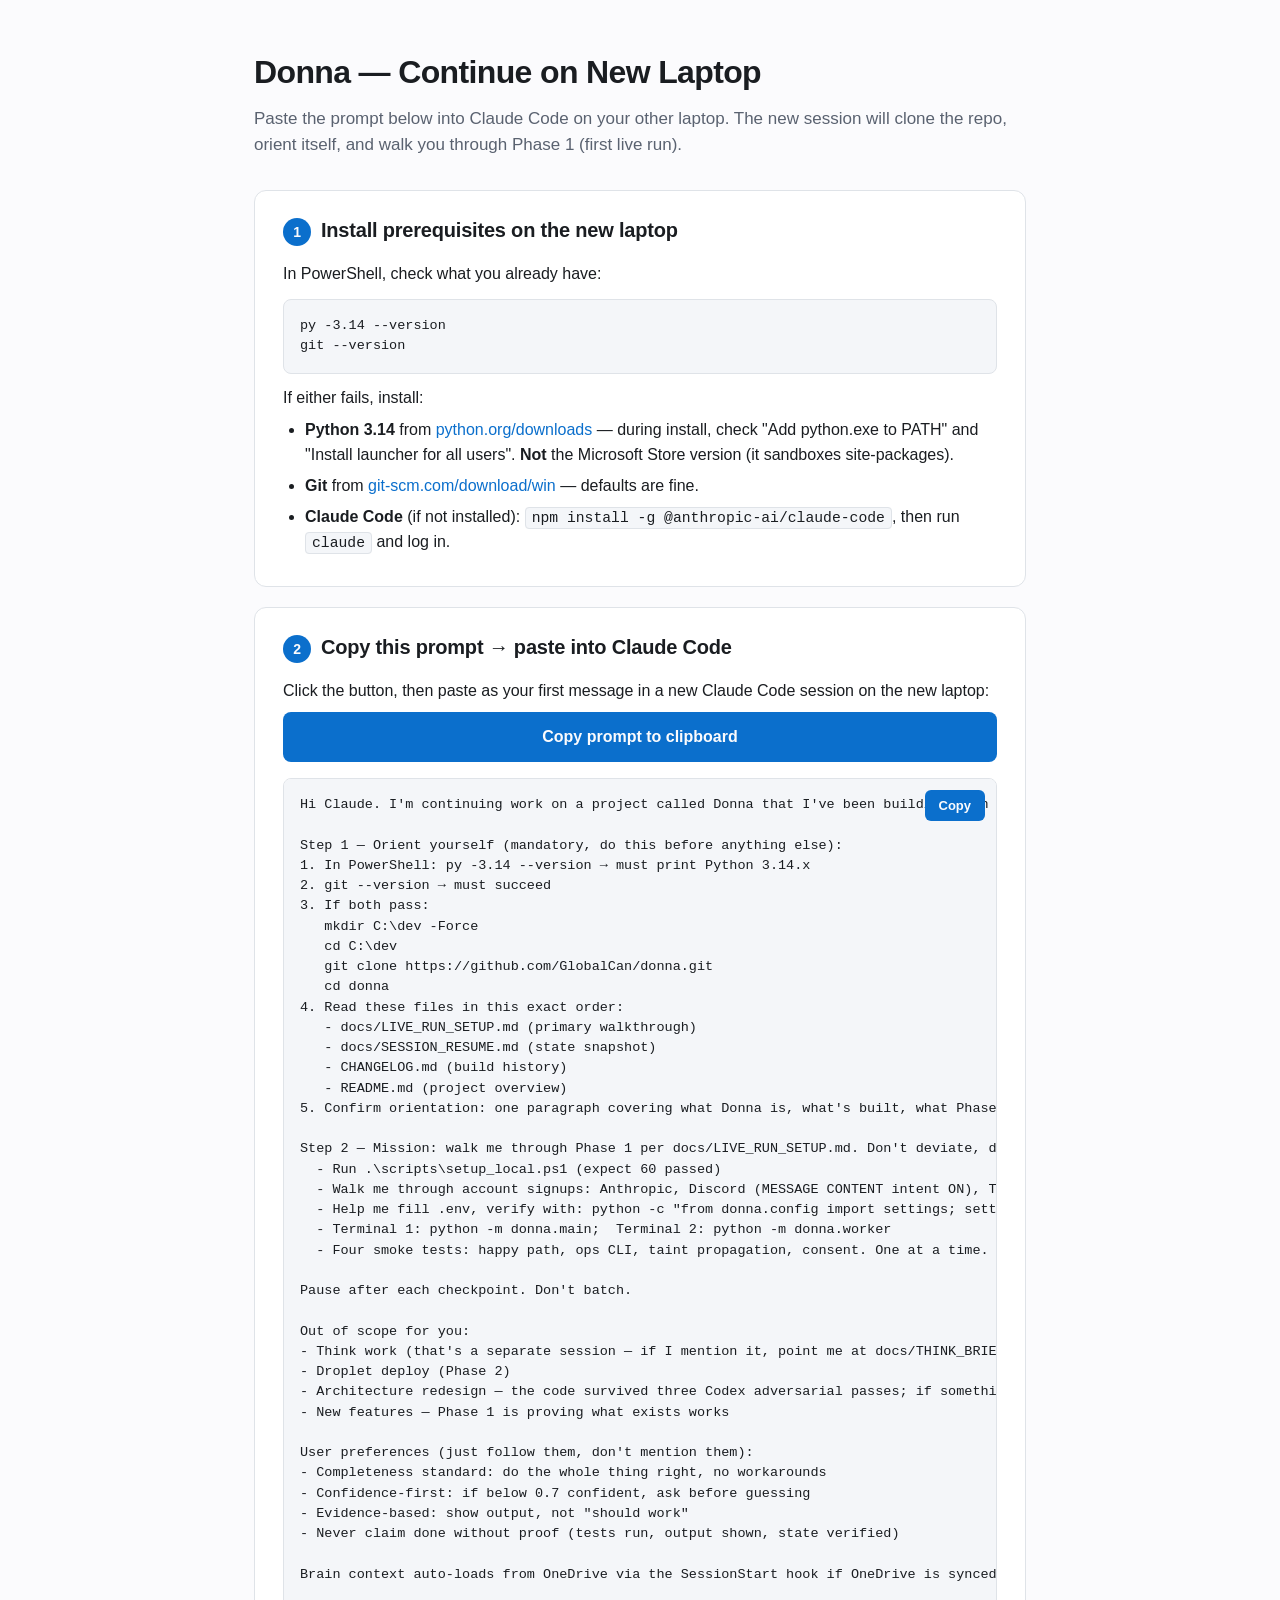
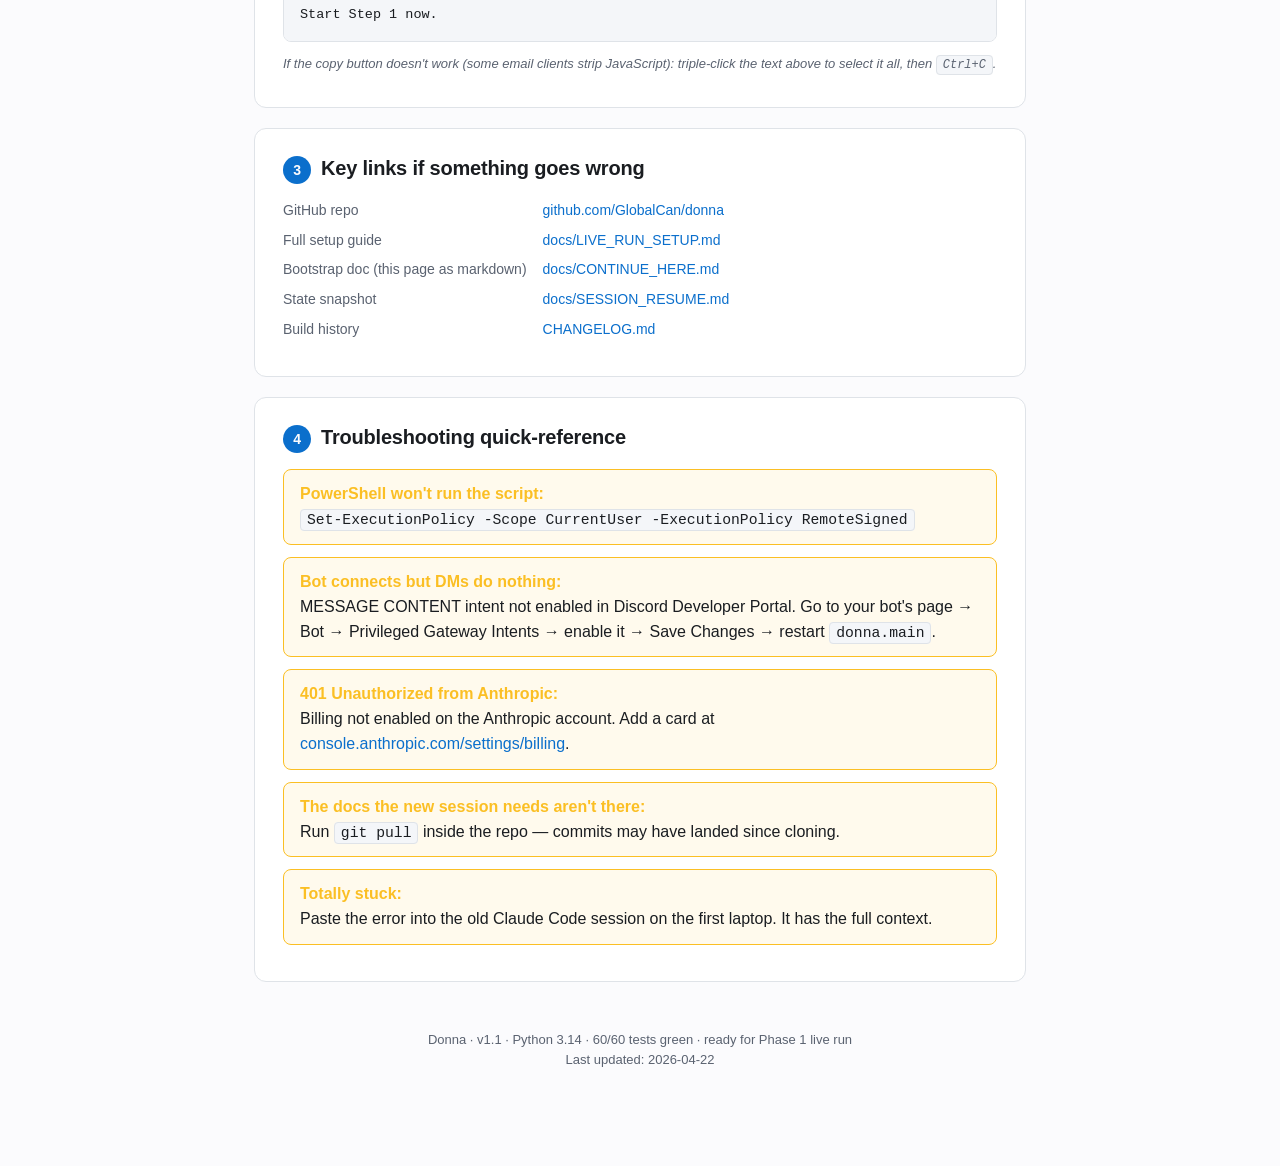
<file: docs/CONTINUE_HERE.html>
<!DOCTYPE html>
<html lang="en">
<head>
<meta charset="UTF-8" />
<meta name="viewport" content="width=device-width, initial-scale=1" />
<title>Donna — Continue on New Laptop</title>
<style>
  :root {
    --bg: #0b0d10;
    --panel: #121519;
    --panel-2: #161a20;
    --border: #252a31;
    --text: #e6e8eb;
    --muted: #8a93a0;
    --accent: #7cc4ff;
    --accent-hot: #a6e1ff;
    --ok: #6ee7b7;
    --warn: #fbbf24;
    --danger: #f87171;
    --mono: ui-monospace, SFMono-Regular, "SF Mono", Menlo, Consolas, "Liberation Mono", monospace;
    --sans: -apple-system, BlinkMacSystemFont, "Segoe UI", Roboto, Oxygen, Ubuntu, sans-serif;
  }
  @media (prefers-color-scheme: light) {
    :root {
      --bg: #fbfbfd;
      --panel: #ffffff;
      --panel-2: #f4f6f9;
      --border: #dfe3e8;
      --text: #1a1d21;
      --muted: #5a6270;
      --accent: #0b6fcc;
      --accent-hot: #084a90;
    }
  }
  * { box-sizing: border-box; }
  html, body { margin: 0; padding: 0; background: var(--bg); color: var(--text); font-family: var(--sans); line-height: 1.55; -webkit-font-smoothing: antialiased; }
  main { max-width: 820px; margin: 0 auto; padding: 48px 24px 96px; }
  header h1 { font-size: 32px; margin: 0 0 8px; letter-spacing: -0.02em; }
  header p.lede { color: var(--muted); margin: 0 0 32px; font-size: 17px; }
  section { background: var(--panel); border: 1px solid var(--border); border-radius: 12px; padding: 24px 28px; margin: 20px 0; }
  section h2 { margin: 0 0 16px; font-size: 20px; letter-spacing: -0.01em; }
  section p { margin: 8px 0; }
  ul, ol { padding-left: 22px; margin: 8px 0; }
  li { margin: 6px 0; }
  code, pre { font-family: var(--mono); }
  code { background: var(--panel-2); border: 1px solid var(--border); border-radius: 4px; padding: 2px 6px; font-size: 0.92em; }
  pre { background: var(--panel-2); border: 1px solid var(--border); border-radius: 8px; padding: 16px; overflow-x: auto; margin: 12px 0; font-size: 13.5px; line-height: 1.5; }
  .step-num { display: inline-block; min-width: 28px; height: 28px; line-height: 28px; text-align: center; background: var(--accent); color: var(--bg); border-radius: 50%; font-weight: 600; font-size: 14px; margin-right: 10px; }
  .prompt-wrapper { position: relative; }
  .copy-btn { position: absolute; top: 12px; right: 12px; background: var(--accent); color: var(--bg); border: none; border-radius: 6px; padding: 8px 14px; font-size: 13px; font-weight: 600; cursor: pointer; transition: all 0.15s ease; font-family: var(--sans); }
  .copy-btn:hover { background: var(--accent-hot); }
  .copy-btn.copied { background: var(--ok); }
  .big-copy { display: block; width: 100%; padding: 16px; font-size: 16px; font-weight: 600; background: var(--accent); color: var(--bg); border: none; border-radius: 8px; cursor: pointer; margin-bottom: 16px; font-family: var(--sans); transition: all 0.15s ease; }
  .big-copy:hover { background: var(--accent-hot); }
  .big-copy.copied { background: var(--ok); }
  .hint { color: var(--muted); font-size: 13px; font-style: italic; }
  .warn-box { background: rgba(251, 191, 36, 0.08); border: 1px solid var(--warn); border-radius: 8px; padding: 12px 16px; margin: 12px 0; color: var(--text); }
  .warn-box strong { color: var(--warn); }
  a { color: var(--accent); text-decoration: none; border-bottom: 1px solid transparent; transition: border 0.15s; }
  a:hover { border-bottom-color: var(--accent); }
  .kv { display: grid; grid-template-columns: max-content 1fr; gap: 8px 16px; margin: 12px 0; font-size: 14px; }
  .kv dt { color: var(--muted); }
  .kv dd { margin: 0; }
  .footer { margin-top: 48px; text-align: center; color: var(--muted); font-size: 13px; }
</style>
</head>
<body>
<main>

<header>
  <h1>Donna — Continue on New Laptop</h1>
  <p class="lede">Paste the prompt below into Claude Code on your other laptop. The new session will clone the repo, orient itself, and walk you through Phase 1 (first live run).</p>
</header>

<section>
  <h2><span class="step-num">1</span>Install prerequisites on the new laptop</h2>
  <p>In PowerShell, check what you already have:</p>
  <pre>py -3.14 --version
git --version</pre>
  <p>If either fails, install:</p>
  <ul>
    <li><strong>Python 3.14</strong> from <a href="https://www.python.org/downloads/">python.org/downloads</a> &mdash; during install, check "Add python.exe to PATH" and "Install launcher for all users". <strong>Not</strong> the Microsoft Store version (it sandboxes site-packages).</li>
    <li><strong>Git</strong> from <a href="https://git-scm.com/download/win">git-scm.com/download/win</a> &mdash; defaults are fine.</li>
    <li><strong>Claude Code</strong> (if not installed): <code>npm install -g @anthropic-ai/claude-code</code>, then run <code>claude</code> and log in.</li>
  </ul>
</section>

<section>
  <h2><span class="step-num">2</span>Copy this prompt &rarr; paste into Claude Code</h2>
  <p>Click the button, then paste as your first message in a new Claude Code session on the new laptop:</p>
  <button class="big-copy" id="bigCopy">Copy prompt to clipboard</button>
  <div class="prompt-wrapper">
    <button class="copy-btn" id="smallCopy">Copy</button>
    <pre id="promptBlock">Hi Claude. I'm continuing work on a project called Donna that I've been building with another Claude Code session on a different laptop. I'm switching to this laptop for a live test. You're starting fresh &mdash; no conversation history &mdash; but every decision and every line of code is in a GitHub repo I'm about to have you clone. Your job is to walk me through Phase 1 (the first live run) without re-designing anything.

Step 1 &mdash; Orient yourself (mandatory, do this before anything else):
1. In PowerShell: py -3.14 --version &rarr; must print Python 3.14.x
2. git --version &rarr; must succeed
3. If both pass:
   mkdir C:\dev -Force
   cd C:\dev
   git clone https://github.com/GlobalCan/donna.git
   cd donna
4. Read these files in this exact order:
   - docs/LIVE_RUN_SETUP.md (primary walkthrough)
   - docs/SESSION_RESUME.md (state snapshot)
   - CHANGELOG.md (build history)
   - README.md (project overview)
5. Confirm orientation: one paragraph covering what Donna is, what's built, what Phase 1 is, and what's out of scope.

Step 2 &mdash; Mission: walk me through Phase 1 per docs/LIVE_RUN_SETUP.md. Don't deviate, don't redesign.
  - Run .\scripts\setup_local.ps1 (expect 60 passed)
  - Walk me through account signups: Anthropic, Discord (MESSAGE CONTENT intent ON), Tavily, Voyage
  - Help me fill .env, verify with: python -c "from donna.config import settings; settings()"
  - Terminal 1: python -m donna.main;  Terminal 2: python -m donna.worker
  - Four smoke tests: happy path, ops CLI, taint propagation, consent. One at a time.

Pause after each checkpoint. Don't batch.

Out of scope for you:
- Think work (that's a separate session &mdash; if I mention it, point me at docs/THINK_BRIEF.md but don't start it)
- Droplet deploy (Phase 2)
- Architecture redesign &mdash; the code survived three Codex adversarial passes; if something feels off, ask before "improving"
- New features &mdash; Phase 1 is proving what exists works

User preferences (just follow them, don't mention them):
- Completeness standard: do the whole thing right, no workarounds
- Confidence-first: if below 0.7 confident, ask before guessing
- Evidence-based: show output, not "should work"
- Never claim done without proof (tests run, output shown, state verified)

Brain context auto-loads from OneDrive via the SessionStart hook if OneDrive is synced. If that context didn't appear at session start, tell me.

Start Step 1 now.</pre>
  </div>
  <p class="hint">If the copy button doesn't work (some email clients strip JavaScript): triple-click the text above to select it all, then <code>Ctrl+C</code>.</p>
</section>

<section>
  <h2><span class="step-num">3</span>Key links if something goes wrong</h2>
  <dl class="kv">
    <dt>GitHub repo</dt><dd><a href="https://github.com/GlobalCan/donna">github.com/GlobalCan/donna</a></dd>
    <dt>Full setup guide</dt><dd><a href="https://github.com/GlobalCan/donna/blob/main/docs/LIVE_RUN_SETUP.md">docs/LIVE_RUN_SETUP.md</a></dd>
    <dt>Bootstrap doc (this page as markdown)</dt><dd><a href="https://github.com/GlobalCan/donna/blob/main/docs/CONTINUE_HERE.md">docs/CONTINUE_HERE.md</a></dd>
    <dt>State snapshot</dt><dd><a href="https://github.com/GlobalCan/donna/blob/main/docs/SESSION_RESUME.md">docs/SESSION_RESUME.md</a></dd>
    <dt>Build history</dt><dd><a href="https://github.com/GlobalCan/donna/blob/main/CHANGELOG.md">CHANGELOG.md</a></dd>
  </dl>
</section>

<section>
  <h2><span class="step-num">4</span>Troubleshooting quick-reference</h2>
  <div class="warn-box">
    <strong>PowerShell won't run the script:</strong><br>
    <code>Set-ExecutionPolicy -Scope CurrentUser -ExecutionPolicy RemoteSigned</code>
  </div>
  <div class="warn-box">
    <strong>Bot connects but DMs do nothing:</strong><br>
    MESSAGE CONTENT intent not enabled in Discord Developer Portal. Go to your bot's page &rarr; Bot &rarr; Privileged Gateway Intents &rarr; enable it &rarr; Save Changes &rarr; restart <code>donna.main</code>.
  </div>
  <div class="warn-box">
    <strong>401 Unauthorized from Anthropic:</strong><br>
    Billing not enabled on the Anthropic account. Add a card at <a href="https://console.anthropic.com/settings/billing">console.anthropic.com/settings/billing</a>.
  </div>
  <div class="warn-box">
    <strong>The docs the new session needs aren't there:</strong><br>
    Run <code>git pull</code> inside the repo &mdash; commits may have landed since cloning.
  </div>
  <div class="warn-box">
    <strong>Totally stuck:</strong><br>
    Paste the error into the old Claude Code session on the first laptop. It has the full context.
  </div>
</section>

<div class="footer">
  Donna &middot; v1.1 &middot; Python 3.14 &middot; 60/60 tests green &middot; ready for Phase 1 live run<br>
  Last updated: 2026-04-22
</div>

</main>

<script>
  function copyPrompt(btn) {
    const text = document.getElementById('promptBlock').textContent;
    const orig = btn.textContent;
    if (navigator.clipboard && window.isSecureContext) {
      navigator.clipboard.writeText(text).then(() => {
        btn.textContent = '\u2713 Copied!';
        btn.classList.add('copied');
        setTimeout(() => { btn.textContent = orig; btn.classList.remove('copied'); }, 2500);
      }).catch(() => fallbackCopy(text, btn, orig));
    } else {
      fallbackCopy(text, btn, orig);
    }
  }
  function fallbackCopy(text, btn, orig) {
    const ta = document.createElement('textarea');
    ta.value = text;
    ta.style.position = 'fixed';
    ta.style.opacity = '0';
    document.body.appendChild(ta);
    ta.select();
    try {
      document.execCommand('copy');
      btn.textContent = '\u2713 Copied!';
      btn.classList.add('copied');
      setTimeout(() => { btn.textContent = orig; btn.classList.remove('copied'); }, 2500);
    } catch (e) {
      btn.textContent = 'Copy failed &mdash; triple-click the text';
    }
    document.body.removeChild(ta);
  }
  document.getElementById('bigCopy').addEventListener('click', function() { copyPrompt(this); });
  document.getElementById('smallCopy').addEventListener('click', function() { copyPrompt(this); });
</script>

</body>
</html>
</file>
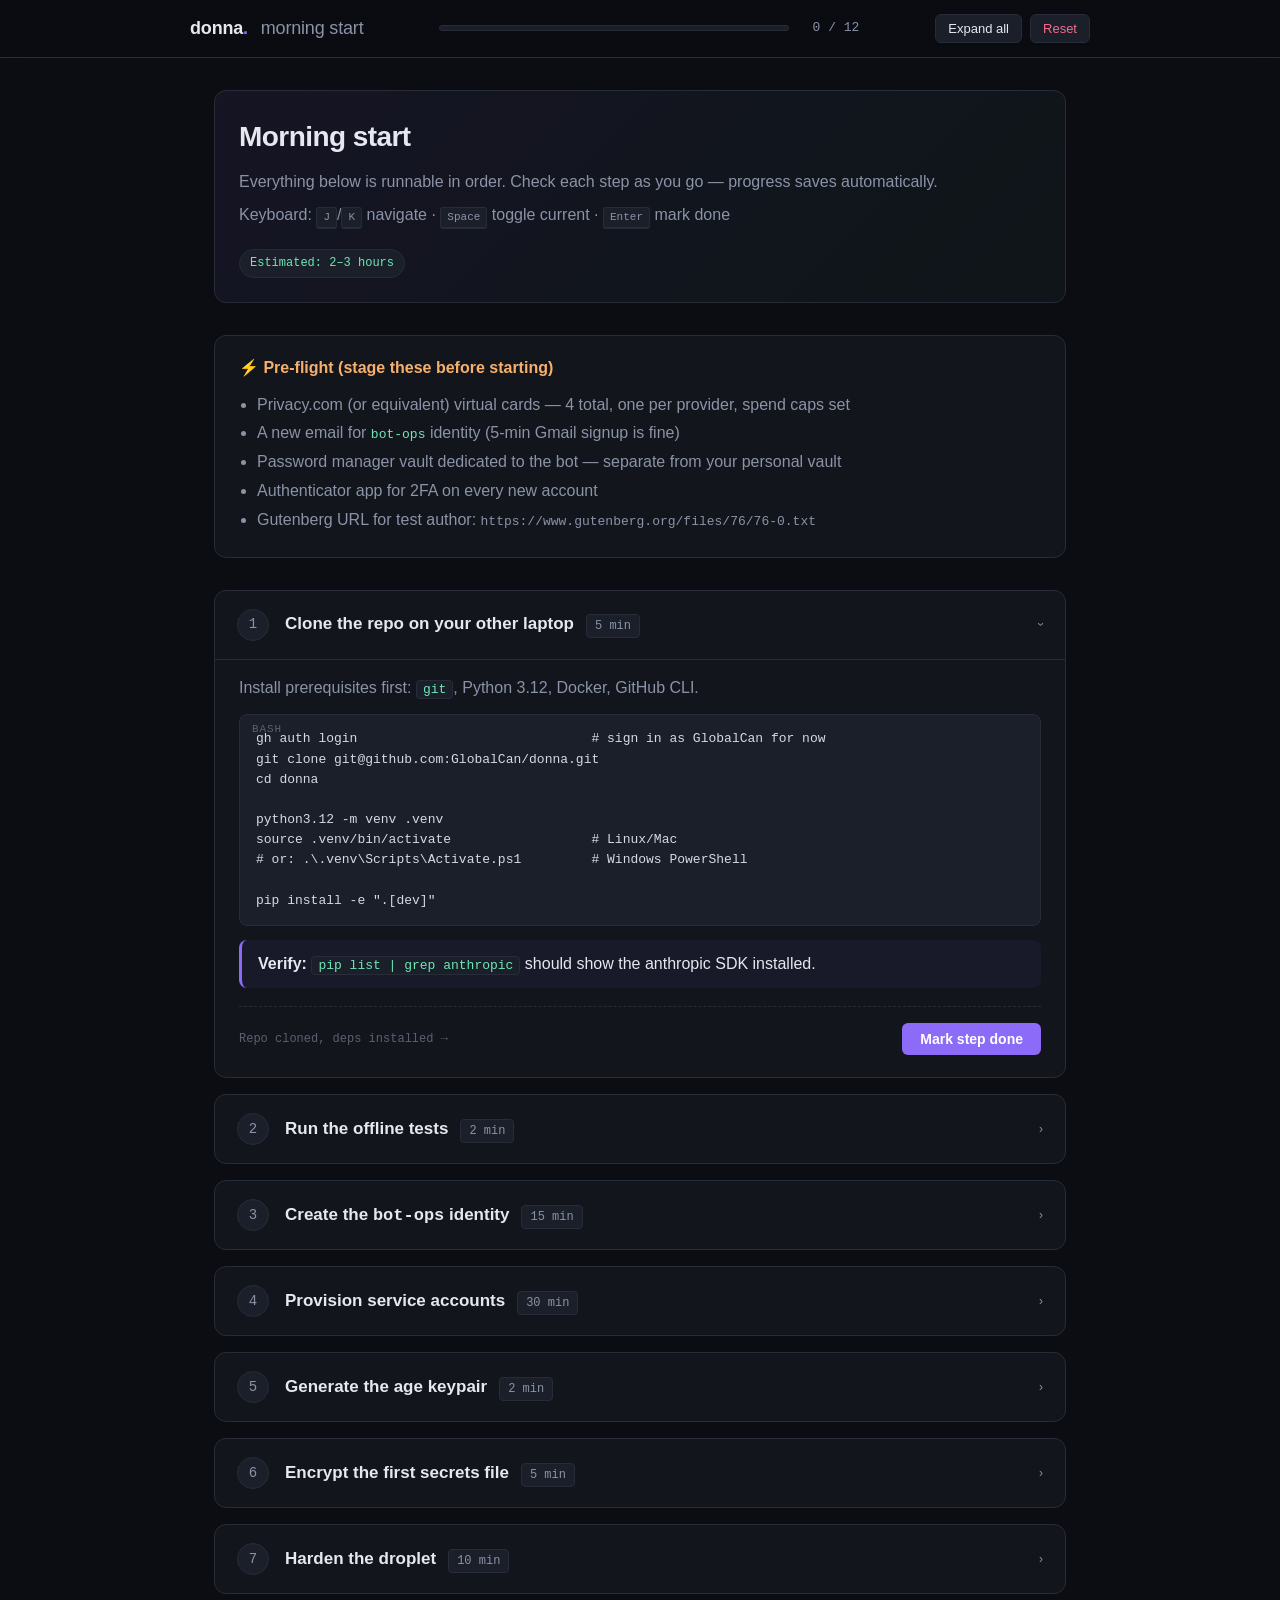
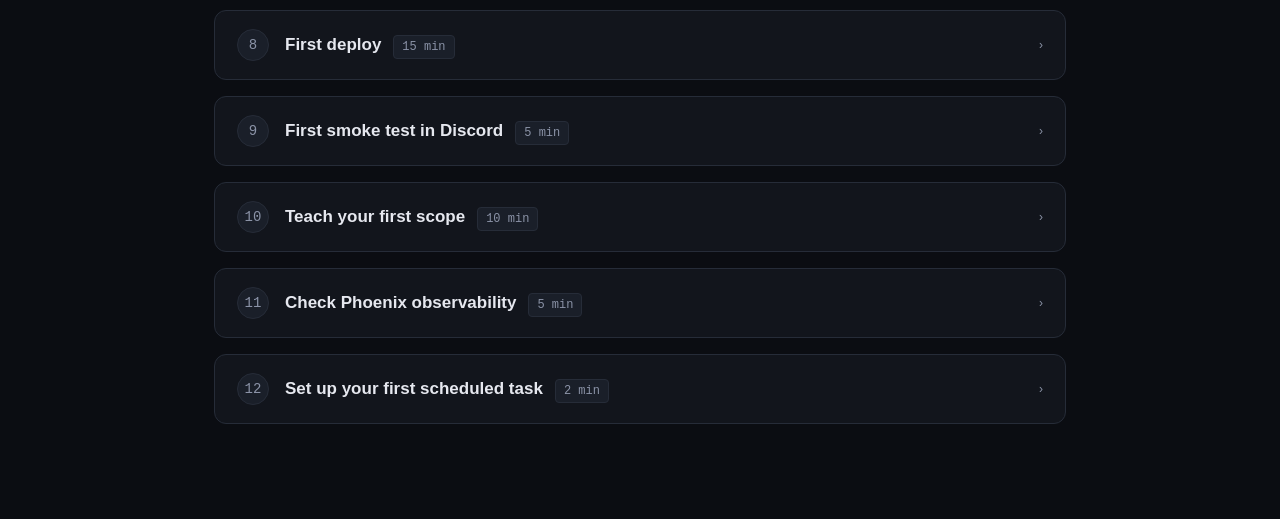
<file: docs/morning.html>
<!doctype html>
<html lang="en">
<head>
<meta charset="utf-8" />
<meta name="viewport" content="width=device-width, initial-scale=1" />
<title>Donna — Morning Start</title>
<style>
  :root {
    --bg: #0b0d12;
    --panel: #12151c;
    --panel-2: #1a1f29;
    --line: #262c38;
    --line-2: #323946;
    --text: #e6e8ef;
    --muted: #8b93a7;
    --muted-2: #5a6173;
    --accent: #8b6bf7;
    --accent-2: #6ee7b7;
    --warn: #f7b06b;
    --danger: #f76b8b;
    --good: #6ee7b7;
    --mono: ui-monospace, SFMono-Regular, "JetBrains Mono", Consolas, monospace;
    --sans: -apple-system, BlinkMacSystemFont, "Segoe UI", Roboto, "Helvetica Neue", Arial, sans-serif;
  }
  * { box-sizing: border-box; }
  html, body { margin: 0; padding: 0; background: var(--bg); color: var(--text); font-family: var(--sans); line-height: 1.55; }
  a { color: var(--accent); text-decoration: none; }
  a:hover { text-decoration: underline; }

  /* Sticky header */
  header {
    position: sticky; top: 0; z-index: 10;
    background: rgba(11, 13, 18, 0.92);
    backdrop-filter: blur(12px);
    border-bottom: 1px solid var(--line);
    padding: 14px 24px;
  }
  .header-inner {
    max-width: 900px; margin: 0 auto;
    display: flex; align-items: center; justify-content: space-between;
    gap: 16px;
  }
  .brand { font-weight: 700; font-size: 18px; letter-spacing: -0.01em; }
  .brand .dot { color: var(--accent); }
  .brand .sub { color: var(--muted); font-weight: 400; margin-left: 8px; }
  .progress-wrap {
    flex: 1; max-width: 420px;
    display: flex; align-items: center; gap: 10px;
  }
  .progress-bar {
    flex: 1; height: 6px; background: var(--panel-2); border-radius: 999px; overflow: hidden;
    border: 1px solid var(--line);
  }
  .progress-fill { height: 100%; background: linear-gradient(90deg, var(--accent), var(--accent-2)); width: 0%; transition: width .3s ease; }
  .progress-text { font-family: var(--mono); font-size: 13px; color: var(--muted); min-width: 60px; text-align: right; }
  .header-actions { display: flex; gap: 8px; }
  button {
    font-family: var(--sans); font-size: 13px; padding: 6px 12px;
    background: var(--panel-2); color: var(--text); border: 1px solid var(--line);
    border-radius: 6px; cursor: pointer; transition: all .15s;
  }
  button:hover { background: var(--line); border-color: var(--line-2); }
  button.danger { color: var(--danger); }
  button.danger:hover { background: rgba(247, 107, 139, 0.08); border-color: var(--danger); }

  /* Main */
  main { max-width: 900px; margin: 0 auto; padding: 32px 24px 80px; }

  .intro {
    background: linear-gradient(135deg, rgba(139, 107, 247, 0.08), rgba(110, 231, 183, 0.04));
    border: 1px solid var(--line);
    border-radius: 12px;
    padding: 24px;
    margin-bottom: 32px;
  }
  .intro h1 { margin: 0 0 12px; font-size: 28px; letter-spacing: -0.02em; }
  .intro p { margin: 0 0 8px; color: var(--muted); }
  .intro .total-time {
    display: inline-block; margin-top: 12px;
    padding: 4px 10px; background: var(--panel-2); border: 1px solid var(--line);
    border-radius: 999px; font-family: var(--mono); font-size: 12px; color: var(--accent-2);
  }

  /* Pre-flight */
  .preflight {
    background: var(--panel);
    border: 1px solid var(--line);
    border-radius: 12px;
    padding: 20px 24px;
    margin-bottom: 32px;
  }
  .preflight h2 { margin: 0 0 12px; font-size: 16px; color: var(--warn); }
  .preflight ul { margin: 0; padding-left: 18px; color: var(--muted); }
  .preflight li { margin: 4px 0; }

  /* Step card */
  .step {
    background: var(--panel);
    border: 1px solid var(--line);
    border-radius: 12px;
    margin-bottom: 16px;
    overflow: hidden;
    transition: border-color .2s;
  }
  .step.done {
    border-color: rgba(110, 231, 183, 0.3);
    background: linear-gradient(to right, rgba(110, 231, 183, 0.04), transparent);
  }
  .step.active { border-color: var(--accent); }

  .step-head {
    display: flex; align-items: center; gap: 16px;
    padding: 18px 22px; cursor: pointer; user-select: none;
  }
  .step-num {
    width: 32px; height: 32px; flex-shrink: 0;
    border-radius: 50%;
    background: var(--panel-2); border: 1px solid var(--line);
    display: flex; align-items: center; justify-content: center;
    font-family: var(--mono); font-size: 14px; color: var(--muted);
    transition: all .2s;
  }
  .step.done .step-num {
    background: var(--good); border-color: var(--good); color: var(--bg);
  }
  .step.done .step-num::before { content: "✓"; font-size: 18px; font-weight: 700; }
  .step.done .step-num .n { display: none; }

  .step-meta {
    flex: 1; display: flex; align-items: baseline; gap: 12px;
    flex-wrap: wrap;
  }
  .step-title { font-size: 17px; font-weight: 600; }
  .step.done .step-title { color: var(--muted); text-decoration: line-through; text-decoration-color: var(--muted-2); }
  .step-time {
    font-family: var(--mono); font-size: 12px; color: var(--muted);
    padding: 2px 8px; background: var(--panel-2); border: 1px solid var(--line); border-radius: 4px;
  }
  .step-chevron {
    color: var(--muted); transition: transform .2s;
    font-size: 12px;
  }
  .step.open .step-chevron { transform: rotate(90deg); }

  .step-body {
    max-height: 0; overflow: hidden;
    transition: max-height .35s ease;
  }
  .step.open .step-body { max-height: 5000px; }
  .step-body-inner { padding: 4px 24px 22px; border-top: 1px solid var(--line); }
  .step-body-inner p { margin: 12px 0; color: var(--muted); }
  .step-body-inner p strong { color: var(--text); }
  .step-body-inner ul, .step-body-inner ol { margin: 10px 0; padding-left: 22px; color: var(--muted); }
  .step-body-inner li { margin: 4px 0; }
  .step-body-inner code.inline {
    font-family: var(--mono); font-size: 13px;
    background: var(--panel-2); padding: 1px 6px; border-radius: 4px;
    border: 1px solid var(--line); color: var(--accent-2);
  }

  /* Code block */
  .codewrap {
    position: relative; margin: 14px 0;
    background: var(--panel-2); border: 1px solid var(--line);
    border-radius: 8px; overflow: hidden;
  }
  .codewrap pre {
    margin: 0; padding: 14px 16px; overflow-x: auto;
    font-family: var(--mono); font-size: 13px; line-height: 1.55;
    color: #d5dae5;
  }
  .codewrap .lang {
    position: absolute; top: 6px; left: 12px;
    font-family: var(--mono); font-size: 11px; color: var(--muted-2);
    text-transform: uppercase; letter-spacing: 0.08em;
    pointer-events: none;
  }
  .codewrap .copy {
    position: absolute; top: 6px; right: 6px;
    padding: 3px 10px; font-size: 11px;
    background: var(--panel); border: 1px solid var(--line); color: var(--muted);
    border-radius: 4px; opacity: 0; transition: opacity .15s;
  }
  .codewrap:hover .copy { opacity: 1; }
  .codewrap .copy:hover { color: var(--accent-2); border-color: var(--line-2); }
  .codewrap .copy.copied { color: var(--good); }

  /* Callouts */
  .callout {
    margin: 14px 0; padding: 12px 16px;
    border-radius: 8px; border-left: 3px solid;
    background: var(--panel-2);
  }
  .callout.warn { border-color: var(--warn); background: rgba(247, 176, 107, 0.06); }
  .callout.danger { border-color: var(--danger); background: rgba(247, 107, 139, 0.06); }
  .callout.good { border-color: var(--good); background: rgba(110, 231, 183, 0.06); }
  .callout.info { border-color: var(--accent); background: rgba(139, 107, 247, 0.06); }
  .callout strong { color: var(--text); }
  .callout.warn strong { color: var(--warn); }
  .callout.danger strong { color: var(--danger); }
  .callout.good strong { color: var(--good); }

  /* Done button */
  .step-done-row {
    display: flex; align-items: center; justify-content: space-between;
    margin-top: 18px; padding-top: 16px;
    border-top: 1px dashed var(--line);
  }
  .done-btn {
    background: var(--accent); color: #fff; border: none; font-weight: 600;
    padding: 8px 18px; border-radius: 6px; cursor: pointer; font-size: 14px;
    transition: all .15s;
  }
  .done-btn:hover { background: #9b7dfa; }
  .step.done .done-btn { background: var(--panel-2); color: var(--muted); border: 1px solid var(--line); }
  .step.done .done-btn::before { content: "✓ Done — "; color: var(--good); }
  .step-tip { font-size: 12px; color: var(--muted-2); font-family: var(--mono); }

  /* Fin */
  .fin {
    margin-top: 40px; padding: 28px;
    background: linear-gradient(135deg, rgba(110, 231, 183, 0.08), rgba(139, 107, 247, 0.04));
    border: 1px solid var(--line); border-radius: 12px;
    text-align: center;
    display: none;
  }
  .fin.show { display: block; }
  .fin h2 { margin: 0 0 8px; font-size: 22px; }
  .fin p { margin: 0; color: var(--muted); }

  /* Keyboard hint */
  .kbd {
    display: inline-block;
    font-family: var(--mono); font-size: 11px;
    padding: 1px 6px; background: var(--panel-2); border: 1px solid var(--line);
    border-bottom-width: 2px; border-radius: 3px; color: var(--muted);
  }

  /* Print */
  @media print {
    header { position: static; }
    .header-actions, .copy, .step-chevron, .done-btn { display: none; }
    .step { break-inside: avoid; border-color: #999; }
    .step-body { max-height: none !important; }
    body { background: #fff; color: #111; }
  }
</style>
</head>
<body>

<header>
  <div class="header-inner">
    <div class="brand">
      donna<span class="dot">.</span> <span class="sub">morning start</span>
    </div>
    <div class="progress-wrap">
      <div class="progress-bar"><div id="progress-fill" class="progress-fill"></div></div>
      <div id="progress-text" class="progress-text">0 / 12</div>
    </div>
    <div class="header-actions">
      <button id="expand-all">Expand all</button>
      <button id="reset" class="danger">Reset</button>
    </div>
  </div>
</header>

<main>

  <div class="intro">
    <h1>Morning start</h1>
    <p>Everything below is runnable in order. Check each step as you go — progress saves automatically.</p>
    <p>Keyboard: <span class="kbd">J</span>/<span class="kbd">K</span> navigate · <span class="kbd">Space</span> toggle current · <span class="kbd">Enter</span> mark done</p>
    <div class="total-time">Estimated: 2–3 hours</div>
  </div>

  <div class="preflight">
    <h2>⚡ Pre-flight (stage these before starting)</h2>
    <ul>
      <li>Privacy.com (or equivalent) virtual cards — 4 total, one per provider, spend caps set</li>
      <li>A new email for <code class="inline" style="color:var(--accent-2)">bot-ops</code> identity (5-min Gmail signup is fine)</li>
      <li>Password manager vault dedicated to the bot — separate from your personal vault</li>
      <li>Authenticator app for 2FA on every new account</li>
      <li>Gutenberg URL for test author: <code class="inline">https://www.gutenberg.org/files/76/76-0.txt</code></li>
    </ul>
  </div>

  <!-- STEPS -->

  <div class="step" data-step="1" data-time="5 min">
    <div class="step-head">
      <div class="step-num"><span class="n">1</span></div>
      <div class="step-meta">
        <span class="step-title">Clone the repo on your other laptop</span>
        <span class="step-time">5 min</span>
      </div>
      <div class="step-chevron">›</div>
    </div>
    <div class="step-body">
      <div class="step-body-inner">
        <p>Install prerequisites first: <code class="inline">git</code>, Python 3.12, Docker, GitHub CLI.</p>
        <div class="codewrap" data-lang="bash">
          <div class="lang">bash</div>
          <button class="copy">Copy</button>
<pre>gh auth login                              # sign in as GlobalCan for now
git clone git@github.com:GlobalCan/donna.git
cd donna

python3.12 -m venv .venv
source .venv/bin/activate                  # Linux/Mac
# or: .\.venv\Scripts\Activate.ps1         # Windows PowerShell

pip install -e ".[dev]"</pre>
        </div>
        <div class="callout info">
          <strong>Verify:</strong> <code class="inline">pip list | grep anthropic</code> should show the anthropic SDK installed.
        </div>
        <div class="step-done-row">
          <span class="step-tip">Repo cloned, deps installed →</span>
          <button class="done-btn">Mark step done</button>
        </div>
      </div>
    </div>
  </div>

  <div class="step" data-step="2" data-time="2 min">
    <div class="step-head">
      <div class="step-num"><span class="n">2</span></div>
      <div class="step-meta">
        <span class="step-title">Run the offline tests</span>
        <span class="step-time">2 min</span>
      </div>
      <div class="step-chevron">›</div>
    </div>
    <div class="step-body">
      <div class="step-body-inner">
        <p>Sanity check that the codebase works on this machine before touching any live API.</p>
        <div class="codewrap" data-lang="bash">
          <div class="lang">bash</div>
          <button class="copy">Copy</button>
<pre>pytest -q</pre>
        </div>
        <div class="callout good">
          <strong>Expected:</strong> all tests pass. Covers validator, chunker, rate limiter, DB primitives, taint policy, retrieval diversity.
        </div>
        <div class="callout warn">
          <strong>If a test fails:</strong> don't proceed. Copy the output and fix it first — the foundation is the foundation.
        </div>
        <div class="step-done-row">
          <span class="step-tip">Green tests →</span>
          <button class="done-btn">Mark step done</button>
        </div>
      </div>
    </div>
  </div>

  <div class="step" data-step="3" data-time="15 min">
    <div class="step-head">
      <div class="step-num"><span class="n">3</span></div>
      <div class="step-meta">
        <span class="step-title">Create the <code class="inline">bot-ops</code> identity</span>
        <span class="step-time">15 min</span>
      </div>
      <div class="step-chevron">›</div>
    </div>
    <div class="step-body">
      <div class="step-body-inner">
        <p>Fresh identity, fully isolated from your personal accounts.</p>
        <ol>
          <li>Sign up new GitHub account: <code class="inline">&lt;yourname&gt;-bot-ops</code></li>
          <li>Enable 2FA (authenticator app, not SMS)</li>
          <li>Add your SSH public key to the new GitHub account</li>
          <li>Create new private repo named <code class="inline">donna</code> — leave it empty</li>
        </ol>
        <p>Then transfer the existing repo:</p>
        <ol>
          <li>Go to <a href="https://github.com/GlobalCan/donna/settings" target="_blank">GlobalCan/donna → Settings</a></li>
          <li>Scroll to <strong>Danger Zone → Transfer ownership</strong></li>
          <li>Target: the new bot-ops account</li>
          <li>Confirm with the repo name</li>
        </ol>
        <p>Then update the remote on both machines:</p>
        <div class="codewrap" data-lang="bash">
          <div class="lang">bash</div>
          <button class="copy">Copy</button>
<pre>git remote set-url origin git@github.com:&lt;bot-ops-user&gt;/donna.git
git remote -v  # verify</pre>
        </div>
        <div class="callout info">
          <strong>Why transfer, not fork:</strong> transfer moves history cleanly with one click. Fork creates a copy with an unnecessary link back.
        </div>
        <div class="step-done-row">
          <span class="step-tip">Repo now at bot-ops, remote updated →</span>
          <button class="done-btn">Mark step done</button>
        </div>
      </div>
    </div>
  </div>

  <div class="step" data-step="4" data-time="30 min">
    <div class="step-head">
      <div class="step-num"><span class="n">4</span></div>
      <div class="step-meta">
        <span class="step-title">Provision service accounts</span>
        <span class="step-time">30 min</span>
      </div>
      <div class="step-chevron">›</div>
    </div>
    <div class="step-body">
      <div class="step-body-inner">
        <p>All signups use the bot-ops email and Privacy.com virtual cards.</p>

        <p><strong>Anthropic</strong> — <a href="https://console.anthropic.com" target="_blank">console.anthropic.com</a></p>
        <ul>
          <li>Create API key → save as <code class="inline">ANTHROPIC_API_KEY</code></li>
          <li>Settings → Limits → monthly cap $50</li>
        </ul>

        <p><strong>Discord</strong> — <a href="https://discord.com/developers/applications" target="_blank">discord.com/developers/applications</a></p>
        <ul>
          <li>Create Application → name it "Donna"</li>
          <li>Bot tab → Reset Token → save as <code class="inline">DISCORD_BOT_TOKEN</code></li>
          <li><strong>Enable <code class="inline">MESSAGE_CONTENT</code> privileged intent</strong> — Bot tab → Privileged Gateway Intents</li>
          <li>OAuth2 URL Generator → scopes <code class="inline">bot</code> + <code class="inline">applications.commands</code> → invite to a private server with only you</li>
          <li>Enable Developer Mode in Discord settings → right-click your name → Copy User ID → save as <code class="inline">DISCORD_ALLOWED_USER_ID</code></li>
        </ul>

        <div class="callout danger">
          <strong>⚠️ MESSAGE_CONTENT intent is the #1 gotcha.</strong> Without it, slash commands work but the bot can't read free-text DM replies from you. Toggle it now.
        </div>

        <p><strong>Tavily</strong> — <a href="https://tavily.com" target="_blank">tavily.com</a></p>
        <ul><li>Sign up → API key → save as <code class="inline">TAVILY_API_KEY</code></li></ul>

        <p><strong>Voyage AI</strong> — <a href="https://voyageai.com" target="_blank">voyageai.com</a></p>
        <ul><li>Sign up → API key → save as <code class="inline">VOYAGE_API_KEY</code></li></ul>

        <p><strong>DigitalOcean</strong> — <a href="https://digitalocean.com" target="_blank">digitalocean.com</a></p>
        <ul>
          <li>Create $6/mo Ubuntu 24.04 droplet in a nearby datacenter</li>
          <li>Settings → Security → SSH Keys → add your public key</li>
          <li>Account → Billing → Notifications — alerts at $10, $25, $50</li>
        </ul>

        <div class="step-done-row">
          <span class="step-tip">All 5 keys saved in password manager →</span>
          <button class="done-btn">Mark step done</button>
        </div>
      </div>
    </div>
  </div>

  <div class="step" data-step="5" data-time="2 min">
    <div class="step-head">
      <div class="step-num"><span class="n">5</span></div>
      <div class="step-meta">
        <span class="step-title">Generate the age keypair</span>
        <span class="step-time">2 min</span>
      </div>
      <div class="step-chevron">›</div>
    </div>
    <div class="step-body">
      <div class="step-body-inner">
        <p>Used to encrypt secrets at rest with <code class="inline">sops</code>.</p>
        <div class="codewrap" data-lang="bash">
          <div class="lang">bash</div>
          <button class="copy">Copy</button>
<pre>mkdir -p ~/.donna
age-keygen -o ~/.donna/age.key
grep 'public key:' ~/.donna/age.key</pre>
        </div>
        <p>Copy the <code class="inline">age1...</code> public key shown in the last command output.</p>
        <p>Now edit <code class="inline">.sops.yaml</code> in the repo root — replace <code class="inline">age1REPLACE_WITH_YOUR_PUBLIC_KEY_HERE</code> with your public key.</p>
        <div class="codewrap" data-lang="bash">
          <div class="lang">bash</div>
          <button class="copy">Copy</button>
<pre>git add .sops.yaml
git commit -m "Add age public key for sops encryption"
git push</pre>
        </div>
        <div class="callout danger">
          <strong>Guard the private key.</strong> <code class="inline">~/.donna/age.key</code> never leaves your laptop and the droplet. If you lose it, every secret in <code class="inline">secrets/*.enc.yaml</code> is unreadable.
        </div>
        <div class="step-done-row">
          <span class="step-tip">age key generated, sops.yaml updated →</span>
          <button class="done-btn">Mark step done</button>
        </div>
      </div>
    </div>
  </div>

  <div class="step" data-step="6" data-time="5 min">
    <div class="step-head">
      <div class="step-num"><span class="n">6</span></div>
      <div class="step-meta">
        <span class="step-title">Encrypt the first secrets file</span>
        <span class="step-time">5 min</span>
      </div>
      <div class="step-chevron">›</div>
    </div>
    <div class="step-body">
      <div class="step-body-inner">
        <p>Put your real keys into an encrypted YAML that ships in the repo safely.</p>
        <div class="codewrap" data-lang="bash">
          <div class="lang">bash</div>
          <button class="copy">Copy</button>
<pre>cat &gt; /tmp/plain.yaml &lt;&lt;'EOF'
DISCORD_BOT_TOKEN=mfa.xxx
DISCORD_ALLOWED_USER_ID=123456789012345678
ANTHROPIC_API_KEY=sk-ant-xxx
TAVILY_API_KEY=tvly-xxx
VOYAGE_API_KEY=pa-xxx
EOF

sops -e /tmp/plain.yaml &gt; secrets/prod.enc.yaml
rm /tmp/plain.yaml

git add secrets/prod.enc.yaml
git commit -m "Initial encrypted secrets"
git push</pre>
        </div>
        <div class="callout info">
          <strong>Verify:</strong> <code class="inline">sops -d secrets/prod.enc.yaml</code> should print your keys in plaintext (only you can decrypt — uses the private key from step 5).
        </div>
        <div class="callout warn">
          <strong>Check:</strong> make sure <code class="inline">/tmp/plain.yaml</code> is deleted. The whole point is no plaintext on disk.
        </div>
        <div class="step-done-row">
          <span class="step-tip">Secrets encrypted, committed, plaintext deleted →</span>
          <button class="done-btn">Mark step done</button>
        </div>
      </div>
    </div>
  </div>

  <div class="step" data-step="7" data-time="10 min">
    <div class="step-head">
      <div class="step-num"><span class="n">7</span></div>
      <div class="step-meta">
        <span class="step-title">Harden the droplet</span>
        <span class="step-time">10 min</span>
      </div>
      <div class="step-chevron">›</div>
    </div>
    <div class="step-body">
      <div class="step-body-inner">
        <p>Run the hardening script as root on the fresh droplet. It creates the <code class="inline">bot</code> user, locks SSH, enables ufw + fail2ban, installs Docker, sops, age.</p>
        <div class="codewrap" data-lang="bash">
          <div class="lang">bash</div>
          <button class="copy">Copy</button>
<pre># Replace DROPLET_IP with your actual IP
scp scripts/harden-droplet.sh root@DROPLET_IP:/root/
ssh root@DROPLET_IP bash /root/harden-droplet.sh</pre>
        </div>
        <p>After hardening, copy the age key to the droplet and lock it down:</p>
        <div class="codewrap" data-lang="bash">
          <div class="lang">bash</div>
          <button class="copy">Copy</button>
<pre>scp ~/.donna/age.key root@DROPLET_IP:/etc/bot/age.key
ssh root@DROPLET_IP "chown bot:bot /etc/bot/age.key && chmod 600 /etc/bot/age.key"</pre>
        </div>
        <div class="callout danger">
          <strong>⚠️ Check permissions.</strong> <code class="inline">sops</code> will silently fail at container start if <code class="inline">/etc/bot/age.key</code> isn't <code class="inline">chown bot:bot</code> and <code class="inline">chmod 600</code>. #2 most common gotcha.
        </div>
        <p>Update <code class="inline">~/.ssh/config</code> on your laptop:</p>
        <div class="codewrap" data-lang="ssh-config">
          <div class="lang">ssh config</div>
          <button class="copy">Copy</button>
<pre>Host donna
  HostName DROPLET_IP
  User bot
  IdentityFile ~/.ssh/id_ed25519
  ServerAliveInterval 60</pre>
        </div>
        <p>Test: <code class="inline">ssh donna</code> should land you on the droplet as the <code class="inline">bot</code> user.</p>
        <div class="step-done-row">
          <span class="step-tip">Droplet hardened, age key in place →</span>
          <button class="done-btn">Mark step done</button>
        </div>
      </div>
    </div>
  </div>

  <div class="step" data-step="8" data-time="15 min">
    <div class="step-head">
      <div class="step-num"><span class="n">8</span></div>
      <div class="step-meta">
        <span class="step-title">First deploy</span>
        <span class="step-time">15 min</span>
      </div>
      <div class="step-chevron">›</div>
    </div>
    <div class="step-body">
      <div class="step-body-inner">
        <p>SSH to the droplet as <code class="inline">bot</code> and bootstrap the deployment.</p>
        <div class="codewrap" data-lang="bash">
          <div class="lang">bash</div>
          <button class="copy">Copy</button>
<pre>ssh donna

# Clone the repo on the droplet
git clone git@github.com:&lt;bot-ops-user&gt;/donna.git
cd donna

# First-time: build the image locally (GHA may not have run yet)
docker build -t ghcr.io/&lt;bot-ops-user&gt;/donna:latest .

# Or: pull the prebuilt image (if GHA already pushed one)
# docker login ghcr.io -u &lt;bot-ops-user&gt;
# docker compose pull

# Create .env (runtime secrets come from sops, but compose needs the file present)
cp .env.example .env

docker compose up -d
docker compose exec bot alembic upgrade head
sudo systemctl enable --now donna-update.timer</pre>
        </div>
        <div class="callout warn">
          <strong>First-deploy chicken-and-egg:</strong> the GHCR image won't exist until a <code class="inline">git push</code> to main triggers the workflow. Either build locally on the droplet (fast) or push a commit and wait for GHA (cleaner).
        </div>
        <div class="callout info">
          <strong>Verify:</strong> <code class="inline">docker compose ps</code> shows three healthy containers (<code class="inline">bot</code>, <code class="inline">worker</code>, <code class="inline">phoenix</code>). Logs: <code class="inline">docker compose logs bot --tail 50</code>.
        </div>
        <div class="step-done-row">
          <span class="step-tip">Three containers up, migrations applied →</span>
          <button class="done-btn">Mark step done</button>
        </div>
      </div>
    </div>
  </div>

  <div class="step" data-step="9" data-time="5 min">
    <div class="step-head">
      <div class="step-num"><span class="n">9</span></div>
      <div class="step-meta">
        <span class="step-title">First smoke test in Discord</span>
        <span class="step-time">5 min</span>
      </div>
      <div class="step-chevron">›</div>
    </div>
    <div class="step-body">
      <div class="step-body-inner">
        <p>Open Discord, find the server you invited the bot to, DM Donna:</p>
        <div class="codewrap" data-lang="discord">
          <div class="lang">discord</div>
          <button class="copy">Copy</button>
<pre>hello</pre>
        </div>
        <p>Expected behavior:</p>
        <ol>
          <li>Bot replies: <code class="inline">📌 Job abc... queued. I'll post updates in this channel.</code></li>
          <li>A few seconds later: actual response from the orchestrator</li>
          <li>Try <code class="inline">/status &lt;job_id&gt;</code> — returns a rich embed with status, cost, tool calls</li>
          <li>Try <code class="inline">/budget</code> — shows <code class="inline">$0.00 spent today</code></li>
        </ol>
        <div class="callout good">
          <strong>If this works, the foundation is live.</strong> Everything after is adding capabilities, not fixing infrastructure.
        </div>
        <div class="callout warn">
          <strong>If bot doesn't respond to free text:</strong> MESSAGE_CONTENT intent is not enabled. Go back to step 4 and toggle it in the Discord dev portal.
        </div>
        <div class="step-done-row">
          <span class="step-tip">Bot replies to DM →</span>
          <button class="done-btn">Mark step done</button>
        </div>
      </div>
    </div>
  </div>

  <div class="step" data-step="10" data-time="10 min">
    <div class="step-head">
      <div class="step-num"><span class="n">10</span></div>
      <div class="step-meta">
        <span class="step-title">Teach your first scope</span>
        <span class="step-time">10 min</span>
      </div>
      <div class="step-chevron">›</div>
    </div>
    <div class="step-body">
      <div class="step-body-inner">
        <p>Start with a public-domain author — clean text, no edition ambiguity. Mark Twain's <em>Huckleberry Finn</em> from Project Gutenberg is ideal.</p>
        <div class="codewrap" data-lang="bash">
          <div class="lang">bash</div>
          <button class="copy">Copy</button>
<pre># On laptop or droplet
curl -o huck.txt https://www.gutenberg.org/files/76/76-0.txt

botctl teach author_twain huck.txt \
    --source-type book \
    --title "Adventures of Huckleberry Finn" \
    --copyright-status public_domain \
    --publication-date 1884-12-10</pre>
        </div>
        <p>Then in Discord, query the new scope:</p>
        <div class="codewrap" data-lang="discord">
          <div class="lang">discord</div>
          <button class="copy">Copy</button>
<pre>/ask scope:author_twain question:What did Twain think about formal education?</pre>
        </div>
        <div class="callout info">
          <strong>Expected:</strong> response in Twain's voice, grounded in retrieved chunks, with citations. If the corpus doesn't cover the topic, grounded mode will refuse cleanly: "I don't have material from author_twain on this topic."
        </div>
        <div class="step-done-row">
          <span class="step-tip">First scope taught and queryable →</span>
          <button class="done-btn">Mark step done</button>
        </div>
      </div>
    </div>
  </div>

  <div class="step" data-step="11" data-time="5 min">
    <div class="step-head">
      <div class="step-num"><span class="n">11</span></div>
      <div class="step-meta">
        <span class="step-title">Check Phoenix observability</span>
        <span class="step-time">5 min</span>
      </div>
      <div class="step-chevron">›</div>
    </div>
    <div class="step-body">
      <div class="step-body-inner">
        <p>Phoenix runs on the droplet, bound to localhost only. Tunnel in via SSH.</p>
        <div class="codewrap" data-lang="bash">
          <div class="lang">bash</div>
          <button class="copy">Copy</button>
<pre>ssh -L 6006:localhost:6006 donna</pre>
        </div>
        <p>While that session stays open, browse to <a href="http://localhost:6006" target="_blank">http://localhost:6006</a> in a new tab.</p>
        <p>You should see traces from every job so far — each with spans for every tool call, LLM request, token counts, costs.</p>
        <p>Try a saved view: filter <code class="inline">agent.job.tainted = true</code> to see every tainted run (should include your web fetches).</p>
        <div class="callout good">
          <strong>This is your main debugging surface.</strong> When the bot does something unexpected, Phoenix shows you the exact prompt, tool inputs, and responses.
        </div>
        <div class="step-done-row">
          <span class="step-tip">Phoenix UI accessible, traces visible →</span>
          <button class="done-btn">Mark step done</button>
        </div>
      </div>
    </div>
  </div>

  <div class="step" data-step="12" data-time="2 min">
    <div class="step-head">
      <div class="step-num"><span class="n">12</span></div>
      <div class="step-meta">
        <span class="step-title">Set up your first scheduled task</span>
        <span class="step-time">2 min</span>
      </div>
      <div class="step-chevron">›</div>
    </div>
    <div class="step-body">
      <div class="step-body-inner">
        <p>In Discord:</p>
        <div class="codewrap" data-lang="discord">
          <div class="lang">discord</div>
          <button class="copy">Copy</button>
<pre>/schedule cron_expr:0 8 * * * task:morning brief: what's new in AI today?</pre>
        </div>
        <p>Cron is UTC. <code class="inline">0 8 * * *</code> = 8am UTC every day. Adjust to your timezone.</p>
        <p>Verify it scheduled:</p>
        <div class="codewrap" data-lang="discord">
          <div class="lang">discord</div>
          <button class="copy">Copy</button>
<pre>/schedules</pre>
        </div>
        <p>Or from the CLI on either machine:</p>
        <div class="codewrap" data-lang="bash">
          <div class="lang">bash</div>
          <button class="copy">Copy</button>
<pre>botctl schedule list</pre>
        </div>
        <div class="callout info">
          <strong>Cron is the only proactive trigger in v1.</strong> Watchers, reflections, and self-scheduled follow-ups are v2 — after the eval harness and taint tracking have proven themselves under real use.
        </div>
        <div class="step-done-row">
          <span class="step-tip">Schedule active, next run visible →</span>
          <button class="done-btn">Mark step done</button>
        </div>
      </div>
    </div>
  </div>

  <!-- Fin -->
  <div id="fin" class="fin">
    <h2>🎉 Donna is live.</h2>
    <p>Taking DMs, durable across restarts, one persona loaded, Phoenix tracing every action.</p>
    <p style="margin-top: 14px; font-size: 13px;">If something dies overnight, the systemd timer + checkpoint recovery will handle it.<br>Sleep well.</p>
  </div>

</main>

<script>
(function() {
  const STORAGE_KEY = 'donna.morning.progress';
  const steps = Array.from(document.querySelectorAll('.step'));
  const progressFill = document.getElementById('progress-fill');
  const progressText = document.getElementById('progress-text');
  const fin = document.getElementById('fin');

  function loadState() {
    try { return JSON.parse(localStorage.getItem(STORAGE_KEY) || '{}'); }
    catch { return {}; }
  }
  function saveState(s) {
    localStorage.setItem(STORAGE_KEY, JSON.stringify(s));
  }
  const state = loadState();

  function applyState() {
    let done = 0;
    steps.forEach(step => {
      const n = step.dataset.step;
      if (state[n]) { step.classList.add('done'); done++; }
      else { step.classList.remove('done'); }
    });
    progressFill.style.width = (done / steps.length * 100) + '%';
    progressText.textContent = done + ' / ' + steps.length;
    if (done === steps.length) { fin.classList.add('show'); }
    else { fin.classList.remove('show'); }
  }

  // Toggle open/close
  function toggleStep(step, force) {
    if (force === true) step.classList.add('open');
    else if (force === false) step.classList.remove('open');
    else step.classList.toggle('open');
  }

  steps.forEach(step => {
    const head = step.querySelector('.step-head');
    head.addEventListener('click', (e) => {
      // Don't trigger if a button inside the head was clicked
      if (e.target.closest('button')) return;
      toggleStep(step);
    });
    const doneBtn = step.querySelector('.done-btn');
    doneBtn.addEventListener('click', () => {
      const n = step.dataset.step;
      state[n] = !state[n];
      saveState(state);
      applyState();
      if (state[n]) {
        // Auto-close this step, open next pending
        toggleStep(step, false);
        const next = steps.find(s => !state[s.dataset.step]);
        if (next) { toggleStep(next, true); next.scrollIntoView({behavior:'smooth', block:'start'}); }
      }
    });
  });

  // Copy buttons
  document.querySelectorAll('.copy').forEach(btn => {
    btn.addEventListener('click', async (e) => {
      e.stopPropagation();
      const pre = btn.parentElement.querySelector('pre');
      const text = pre.innerText;
      try {
        await navigator.clipboard.writeText(text);
        btn.textContent = '✓ Copied';
        btn.classList.add('copied');
        setTimeout(() => {
          btn.textContent = 'Copy';
          btn.classList.remove('copied');
        }, 1400);
      } catch {
        btn.textContent = '(copy failed)';
      }
    });
  });

  // Header buttons
  document.getElementById('expand-all').addEventListener('click', () => {
    const anyClosed = steps.some(s => !s.classList.contains('open'));
    steps.forEach(s => toggleStep(s, anyClosed));
    document.getElementById('expand-all').textContent = anyClosed ? 'Collapse all' : 'Expand all';
  });
  document.getElementById('reset').addEventListener('click', () => {
    if (!confirm('Reset all progress?')) return;
    localStorage.removeItem(STORAGE_KEY);
    Object.keys(state).forEach(k => delete state[k]);
    applyState();
  });

  // Keyboard navigation
  let focusedIdx = 0;
  function focusStep(idx) {
    focusedIdx = Math.max(0, Math.min(steps.length - 1, idx));
    const s = steps[focusedIdx];
    s.scrollIntoView({behavior:'smooth', block:'center'});
    steps.forEach(x => x.classList.remove('active'));
    s.classList.add('active');
  }
  document.addEventListener('keydown', (e) => {
    if (e.target.tagName === 'INPUT' || e.target.tagName === 'TEXTAREA') return;
    if (e.key === 'j' || e.key === 'ArrowDown') { e.preventDefault(); focusStep(focusedIdx + 1); }
    else if (e.key === 'k' || e.key === 'ArrowUp') { e.preventDefault(); focusStep(focusedIdx - 1); }
    else if (e.key === ' ') { e.preventDefault(); toggleStep(steps[focusedIdx]); }
    else if (e.key === 'Enter') {
      e.preventDefault();
      const btn = steps[focusedIdx].querySelector('.done-btn');
      btn.click();
    }
  });

  // Initial: auto-open first undone step
  applyState();
  const firstUndone = steps.find(s => !state[s.dataset.step]);
  if (firstUndone) toggleStep(firstUndone, true);
  else toggleStep(steps[0], true);
})();
</script>

</body>
</html>
</file>
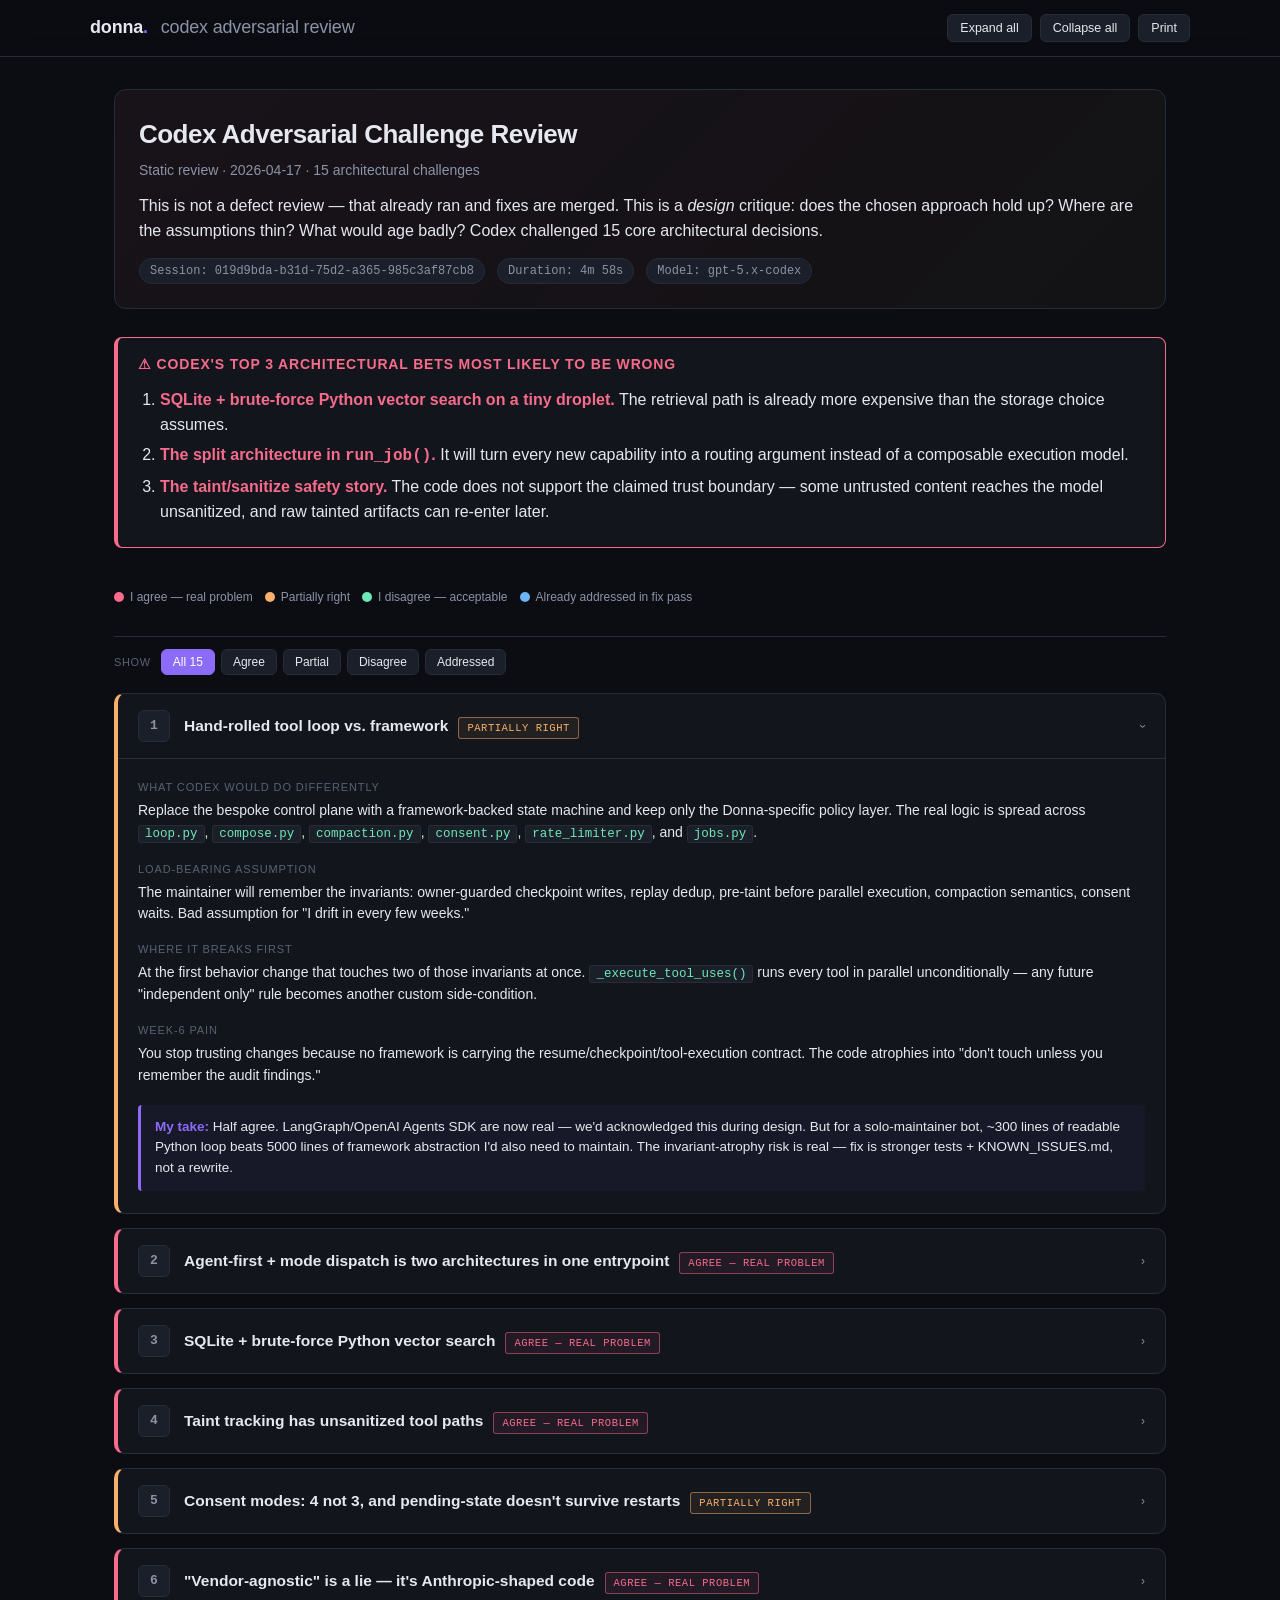
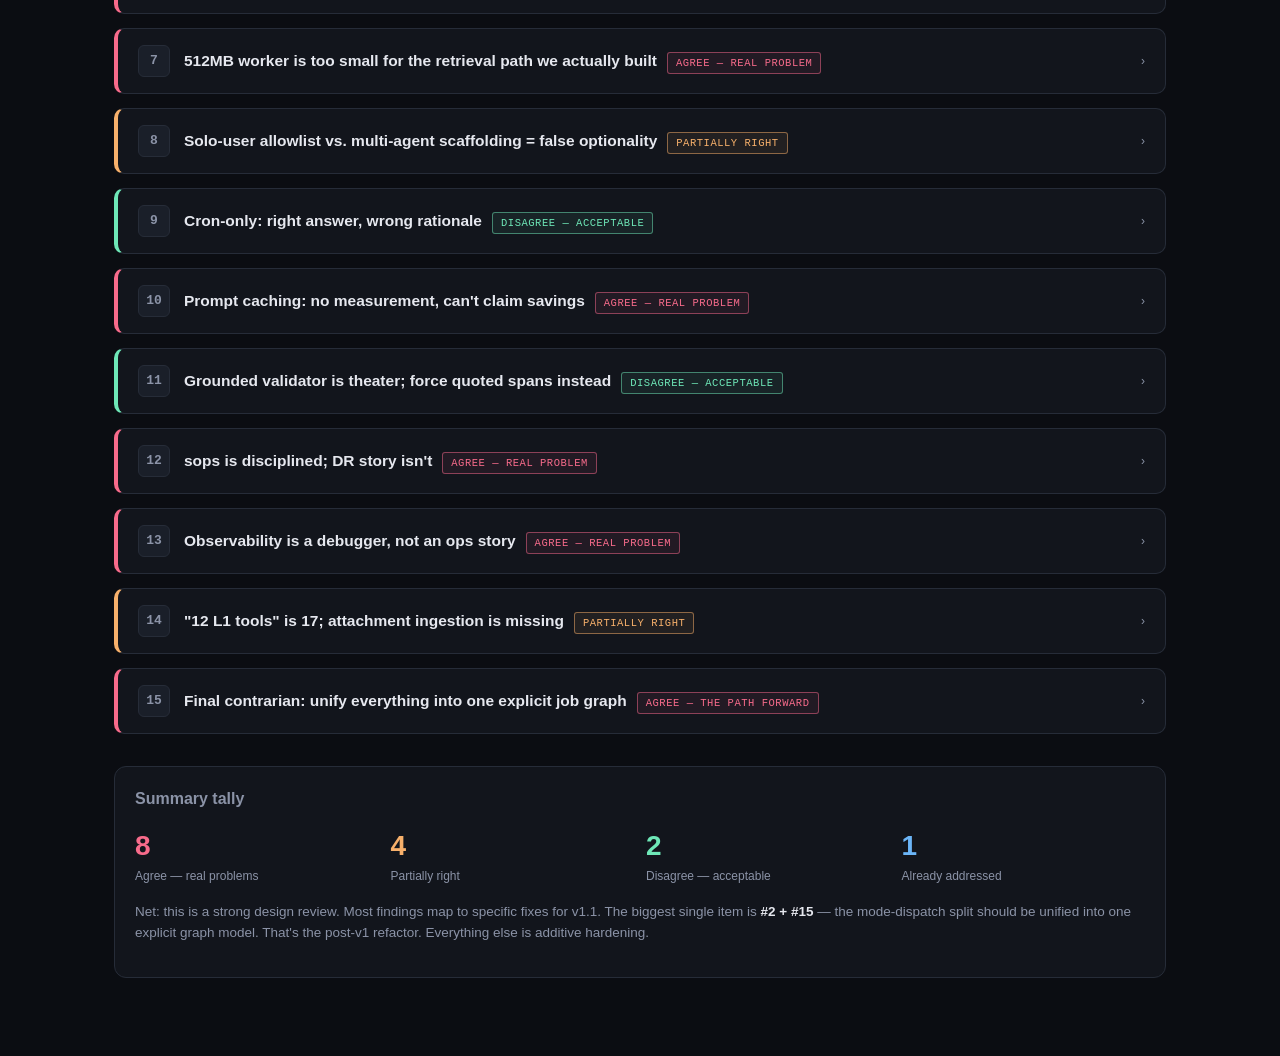
<file: docs/review.html>
<!doctype html>
<html lang="en">
<head>
<meta charset="utf-8" />
<meta name="viewport" content="width=device-width, initial-scale=1" />
<title>Donna — Codex Adversarial Review</title>
<style>
  :root {
    --bg: #0b0d12;
    --panel: #12151c;
    --panel-2: #1a1f29;
    --line: #262c38;
    --line-2: #323946;
    --text: #e6e8ef;
    --muted: #8b93a7;
    --muted-2: #5a6173;
    --accent: #8b6bf7;
    --accent-2: #6ee7b7;
    --warn: #f7b06b;
    --danger: #f76b8b;
    --good: #6ee7b7;
    --info: #6bb5f7;
    --mono: ui-monospace, SFMono-Regular, "JetBrains Mono", Consolas, monospace;
    --sans: -apple-system, BlinkMacSystemFont, "Segoe UI", Roboto, "Helvetica Neue", Arial, sans-serif;
  }
  * { box-sizing: border-box; }
  html, body { margin: 0; padding: 0; background: var(--bg); color: var(--text); font-family: var(--sans); line-height: 1.55; }

  /* Header */
  header {
    position: sticky; top: 0; z-index: 10;
    background: rgba(11, 13, 18, 0.92);
    backdrop-filter: blur(12px);
    border-bottom: 1px solid var(--line);
    padding: 14px 24px;
  }
  .header-inner {
    max-width: 1100px; margin: 0 auto;
    display: flex; align-items: center; justify-content: space-between;
    gap: 16px; flex-wrap: wrap;
  }
  .brand { font-weight: 700; font-size: 18px; letter-spacing: -0.01em; }
  .brand .dot { color: var(--accent); }
  .brand .sub { color: var(--muted); font-weight: 400; margin-left: 8px; }
  .actions { display: flex; gap: 8px; flex-wrap: wrap; }
  button {
    font-family: var(--sans); font-size: 12.5px; padding: 6px 12px;
    background: var(--panel-2); color: var(--text); border: 1px solid var(--line);
    border-radius: 6px; cursor: pointer; transition: all .15s;
    white-space: nowrap;
  }
  button:hover { background: var(--line); border-color: var(--line-2); }
  button.active { background: var(--accent); border-color: var(--accent); color: #fff; }

  /* Main */
  main { max-width: 1100px; margin: 0 auto; padding: 32px 24px 80px; }

  .intro {
    background: linear-gradient(135deg, rgba(247, 107, 139, 0.06), rgba(247, 176, 107, 0.03));
    border: 1px solid var(--line);
    border-radius: 12px;
    padding: 24px;
    margin-bottom: 28px;
  }
  .intro h1 { margin: 0 0 6px; font-size: 26px; letter-spacing: -0.02em; }
  .intro .sub { color: var(--muted); font-size: 14px; }
  .intro p { margin: 12px 0 0; color: var(--text); }
  .intro .meta {
    display: flex; gap: 12px; flex-wrap: wrap; margin-top: 14px;
    font-size: 12px; font-family: var(--mono); color: var(--muted);
  }
  .intro .meta span {
    padding: 3px 10px; background: var(--panel-2); border: 1px solid var(--line);
    border-radius: 999px;
  }

  /* Top 3 bets */
  .bets {
    background: var(--panel);
    border: 1px solid var(--danger);
    border-left-width: 4px;
    border-radius: 8px;
    padding: 16px 20px;
    margin-bottom: 28px;
  }
  .bets h2 {
    margin: 0 0 12px; font-size: 14px; color: var(--danger);
    text-transform: uppercase; letter-spacing: 0.06em;
  }
  .bets ol { margin: 0; padding-left: 22px; }
  .bets li { margin: 6px 0; color: var(--text); }
  .bets li strong { color: var(--danger); }

  /* Legend */
  .legend {
    display: flex; gap: 12px; flex-wrap: wrap;
    padding: 12px 0; margin-bottom: 18px;
    font-size: 12px;
  }
  .legend-item {
    display: flex; align-items: center; gap: 6px;
    color: var(--muted);
  }
  .legend-dot {
    width: 10px; height: 10px; border-radius: 50%;
  }
  .legend-dot.agree { background: var(--danger); }
  .legend-dot.partial { background: var(--warn); }
  .legend-dot.disagree { background: var(--accent-2); }
  .legend-dot.addressed { background: var(--info); }

  /* Filter bar */
  .filters {
    display: flex; gap: 8px; flex-wrap: wrap;
    padding: 12px 0 18px;
    border-top: 1px solid var(--line);
  }
  .filters button {
    font-size: 12px; padding: 5px 11px;
  }
  .filter-group {
    display: flex; gap: 6px; align-items: center;
  }
  .filter-label {
    font-size: 11px; color: var(--muted-2); text-transform: uppercase; letter-spacing: 0.06em;
    margin-right: 4px;
  }

  /* Card */
  .card {
    background: var(--panel);
    border: 1px solid var(--line);
    border-left: 4px solid var(--line-2);
    border-radius: 10px;
    margin-bottom: 14px;
    overflow: hidden;
    transition: all .2s;
  }
  .card.agree { border-left-color: var(--danger); }
  .card.partial { border-left-color: var(--warn); }
  .card.disagree { border-left-color: var(--accent-2); }
  .card.addressed { border-left-color: var(--info); }
  .card.hidden { display: none; }

  .card-head {
    display: flex; align-items: center; gap: 14px;
    padding: 16px 20px; cursor: pointer; user-select: none;
  }
  .card-num {
    width: 32px; height: 32px; flex-shrink: 0;
    border-radius: 6px;
    background: var(--panel-2); border: 1px solid var(--line);
    display: flex; align-items: center; justify-content: center;
    font-family: var(--mono); font-size: 13px; font-weight: 600; color: var(--muted);
  }
  .card-meta {
    flex: 1; display: flex; align-items: baseline; gap: 10px;
    flex-wrap: wrap;
  }
  .card-title { font-size: 15.5px; font-weight: 600; }
  .tag {
    font-family: var(--mono); font-size: 10.5px;
    padding: 2px 8px; border-radius: 3px; border: 1px solid;
    text-transform: uppercase; letter-spacing: 0.05em;
    white-space: nowrap;
  }
  .tag.agree { color: var(--danger); border-color: rgba(247,107,139,0.5); background: rgba(247,107,139,0.07); }
  .tag.partial { color: var(--warn); border-color: rgba(247,176,107,0.5); background: rgba(247,176,107,0.07); }
  .tag.disagree { color: var(--accent-2); border-color: rgba(110,231,183,0.5); background: rgba(110,231,183,0.07); }
  .tag.addressed { color: var(--info); border-color: rgba(107,181,247,0.5); background: rgba(107,181,247,0.07); }

  .card-chevron {
    color: var(--muted); transition: transform .2s;
    font-size: 12px; margin-left: auto;
  }
  .card.open .card-chevron { transform: rotate(90deg); }

  .card-body {
    max-height: 0; overflow: hidden;
    transition: max-height .35s ease;
  }
  .card.open .card-body { max-height: 3000px; }
  .card-body-inner { padding: 4px 20px 22px; border-top: 1px solid var(--line); }

  .field {
    margin-top: 16px;
  }
  .field-label {
    font-size: 11px; color: var(--muted-2); text-transform: uppercase; letter-spacing: 0.08em;
    margin-bottom: 4px;
  }
  .field-body {
    color: var(--text); font-size: 14px;
  }
  .field-body code {
    font-family: var(--mono); font-size: 12.5px;
    background: var(--panel-2); border: 1px solid var(--line);
    padding: 1px 6px; border-radius: 3px;
    color: var(--accent-2); white-space: nowrap;
  }

  /* My verdict */
  .verdict {
    margin-top: 18px; padding: 12px 14px;
    border-left: 3px solid var(--accent);
    background: rgba(139, 107, 247, 0.05);
    border-radius: 4px;
    font-size: 13.5px;
  }
  .verdict strong { color: var(--accent); }

  /* Print */
  @media print {
    header { position: static; }
    .actions, .filters, .card-chevron { display: none; }
    .card { break-inside: avoid; border-color: #999; }
    .card-body { max-height: none !important; }
    body { background: #fff; color: #111; }
  }
</style>
</head>
<body>

<header>
  <div class="header-inner">
    <div class="brand">
      donna<span class="dot">.</span> <span class="sub">codex adversarial review</span>
    </div>
    <div class="actions">
      <button id="expand-all">Expand all</button>
      <button id="collapse-all">Collapse all</button>
      <button id="print-btn">Print</button>
    </div>
  </div>
</header>

<main>

  <div class="intro">
    <h1>Codex Adversarial Challenge Review</h1>
    <div class="sub">Static review · 2026-04-17 · 15 architectural challenges</div>
    <p>
      This is not a defect review — that already ran and fixes are merged. This is
      a <em>design</em> critique: does the chosen approach hold up? Where are the assumptions
      thin? What would age badly? Codex challenged 15 core architectural decisions.
    </p>
    <div class="meta">
      <span>Session: 019d9bda-b31d-75d2-a365-985c3af87cb8</span>
      <span>Duration: 4m 58s</span>
      <span>Model: gpt-5.x-codex</span>
    </div>
  </div>

  <!-- Top 3 bets -->
  <div class="bets">
    <h2>⚠ Codex's top 3 architectural bets most likely to be wrong</h2>
    <ol>
      <li><strong>SQLite + brute-force Python vector search on a tiny droplet.</strong> The retrieval path is already more expensive than the storage choice assumes.</li>
      <li><strong>The split architecture in <code style="font-family:var(--mono);">run_job()</code>.</strong> It will turn every new capability into a routing argument instead of a composable execution model.</li>
      <li><strong>The taint/sanitize safety story.</strong> The code does not support the claimed trust boundary — some untrusted content reaches the model unsanitized, and raw tainted artifacts can re-enter later.</li>
    </ol>
  </div>

  <!-- Legend -->
  <div class="legend">
    <div class="legend-item"><div class="legend-dot agree"></div>I agree — real problem</div>
    <div class="legend-item"><div class="legend-dot partial"></div>Partially right</div>
    <div class="legend-item"><div class="legend-dot disagree"></div>I disagree — acceptable</div>
    <div class="legend-item"><div class="legend-dot addressed"></div>Already addressed in fix pass</div>
  </div>

  <!-- Filters -->
  <div class="filters">
    <div class="filter-group">
      <span class="filter-label">Show</span>
      <button data-filter="all" class="active">All 15</button>
      <button data-filter="agree">Agree</button>
      <button data-filter="partial">Partial</button>
      <button data-filter="disagree">Disagree</button>
      <button data-filter="addressed">Addressed</button>
    </div>
  </div>

  <!-- Cards -->

  <div class="card partial" data-kind="partial" data-id="1">
    <div class="card-head">
      <div class="card-num">1</div>
      <div class="card-meta">
        <span class="card-title">Hand-rolled tool loop vs. framework</span>
        <span class="tag partial">Partially right</span>
      </div>
      <div class="card-chevron">›</div>
    </div>
    <div class="card-body"><div class="card-body-inner">
      <div class="field">
        <div class="field-label">What Codex would do differently</div>
        <div class="field-body">Replace the bespoke control plane with a framework-backed state machine and keep only the Donna-specific policy layer. The real logic is spread across <code>loop.py</code>, <code>compose.py</code>, <code>compaction.py</code>, <code>consent.py</code>, <code>rate_limiter.py</code>, and <code>jobs.py</code>.</div>
      </div>
      <div class="field">
        <div class="field-label">Load-bearing assumption</div>
        <div class="field-body">The maintainer will remember the invariants: owner-guarded checkpoint writes, replay dedup, pre-taint before parallel execution, compaction semantics, consent waits. Bad assumption for "I drift in every few weeks."</div>
      </div>
      <div class="field">
        <div class="field-label">Where it breaks first</div>
        <div class="field-body">At the first behavior change that touches two of those invariants at once. <code>_execute_tool_uses()</code> runs every tool in parallel unconditionally — any future "independent only" rule becomes another custom side-condition.</div>
      </div>
      <div class="field">
        <div class="field-label">Week-6 pain</div>
        <div class="field-body">You stop trusting changes because no framework is carrying the resume/checkpoint/tool-execution contract. The code atrophies into "don't touch unless you remember the audit findings."</div>
      </div>
      <div class="verdict">
        <strong>My take:</strong> Half agree. LangGraph/OpenAI Agents SDK are now real — we'd acknowledged this during design. But for a solo-maintainer bot, ~300 lines of readable Python loop beats 5000 lines of framework abstraction I'd also need to maintain. The invariant-atrophy risk is real — fix is stronger tests + KNOWN_ISSUES.md, not a rewrite.
      </div>
    </div></div>
  </div>

  <div class="card agree" data-kind="agree" data-id="2">
    <div class="card-head">
      <div class="card-num">2</div>
      <div class="card-meta">
        <span class="card-title">Agent-first + mode dispatch is two architectures in one entrypoint</span>
        <span class="tag agree">Agree — real problem</span>
      </div>
      <div class="card-chevron">›</div>
    </div>
    <div class="card-body"><div class="card-body-inner">
      <div class="field">
        <div class="field-label">What Codex would do differently</div>
        <div class="field-body">Pick one execution architecture. Either everything is an explicit workflow graph, or everything is the generic loop with tool-assisted mode behaviors. Right now <code>run_job()</code> forks into <code>_run_mode_dispatch()</code> for grounded/speculative/debate or <code>_loop()</code> for chat.</div>
      </div>
      <div class="field">
        <div class="field-label">Load-bearing assumption</div>
        <div class="field-body">These modes are "single-shot enough" that they can bypass the generic loop without losing important behavior.</div>
      </div>
      <div class="field">
        <div class="field-label">Where it breaks first</div>
        <div class="field-body">The bypass paths don't share loop mechanics — consent, compaction, tool budgeting, crash-resume semantics are all generic-loop-only right now. <code>_run_mode_dispatch()</code> just generates, formats, checkpoints, and finishes.</div>
      </div>
      <div class="field">
        <div class="field-label">Week-6 pain</div>
        <div class="field-body">v2 adds one more mode and now the entrypoint is a switchboard of special cases. Architectural fracture: common concerns live nowhere, only "which branch remembered to implement them."</div>
      </div>
      <div class="verdict">
        <strong>My take:</strong> Codex is right. This is the single most important finding in this review. Mode dispatch was a late addition to fix the "modes were dead code" bug — it plugged a hole but created a structural weakness. Refactor target for v1.1: unify all modes as graph variants over the same primitives (load state → retrieve → model step → tool step → consent wait → checkpoint → finish).
      </div>
    </div></div>
  </div>

  <div class="card agree" data-kind="agree" data-id="3">
    <div class="card-head">
      <div class="card-num">3</div>
      <div class="card-meta">
        <span class="card-title">SQLite + brute-force Python vector search</span>
        <span class="tag agree">Agree — real problem</span>
      </div>
      <div class="card-chevron">›</div>
    </div>
    <div class="card-body"><div class="card-body-inner">
      <div class="field">
        <div class="field-label">What Codex would do differently</div>
        <div class="field-body">Keep SQLite for jobs/messages, but move retrieval out of "read all embeddings into Python and scan." <code>sqlite-vec</code> is loaded at startup but actual retrieval is brute-force numpy over all scoped rows in <code>knowledge.py</code>.</div>
      </div>
      <div class="field">
        <div class="field-label">Load-bearing assumption</div>
        <div class="field-body">Writer discipline is strong enough and write transactions stay short enough that WAL smooths everything over.</div>
      </div>
      <div class="field">
        <div class="field-label">Where it breaks first</div>
        <div class="field-body">Bulk ingestion. <code>ingest_text()</code> inserts all chunks in one transaction, and each insert fires FTS triggers. Meanwhile the worker also writes leases, checkpoints, tool_calls, and cost rows. And the "single-writer" discipline isn't pure: memory reads mutate <code>facts.last_used_at</code>.</div>
      </div>
      <div class="field">
        <div class="field-label">Week-6 pain</div>
        <div class="field-body">"SQLite is fine" turns into "why did a knowledge import make unrelated jobs stall?"</div>
      </div>
      <div class="verdict">
        <strong>My take:</strong> Caught me. I loaded <code>sqlite-vec</code> but never actually used its virtual-table API for retrieval — the Python numpy loop is a regression from the intended design. Fix: use <code>sqlite-vec</code>'s <code>vec_each_l2</code>/<code>MATCH</code> interface properly. Low-effort, high-payoff. Also: move <code>last_used_at</code> touches into a fire-and-forget async writer rather than part of the read path.
      </div>
    </div></div>
  </div>

  <div class="card agree" data-kind="agree" data-id="4">
    <div class="card-head">
      <div class="card-num">4</div>
      <div class="card-meta">
        <span class="card-title">Taint tracking has unsanitized tool paths</span>
        <span class="tag agree">Agree — real problem</span>
      </div>
      <div class="card-chevron">›</div>
    </div>
    <div class="card-body"><div class="card-body-inner">
      <div class="field">
        <div class="field-label">What Codex would do differently</div>
        <div class="field-body">Stop claiming an efficacy number you cannot support. Keep taint tracking, but treat it as damage containment, not robust injection defense.</div>
      </div>
      <div class="field">
        <div class="field-label">Load-bearing assumption</div>
        <div class="field-body">Untrusted content only reaches the privileged loop through the sanitizer. <strong>False.</strong> <code>fetch_url()</code> sanitizes, but <code>search_web()</code> and <code>search_news()</code> pass untrusted snippets directly to the model.</div>
      </div>
      <div class="field">
        <div class="field-label">Where it breaks first</div>
        <div class="field-body">Semantic poisoning and delayed raw-content reentry. The sanitizer may ignore instructions but cannot tell malicious instructions from malicious facts — and does nothing for search-result snippets.</div>
      </div>
      <div class="field">
        <div class="field-label">Week-6 pain</div>
        <div class="field-body">You end up with a security story you can't reason about. The trust boundary is moved, not eliminated — and in some tool paths isn't moved at all.</div>
      </div>
      <div class="verdict">
        <strong>My take:</strong> Codex is right. <code>search_web</code> returns snippets from untrusted sources directly without dual-call sanitization. Real gap. Fix: apply the same dual-call pattern to search results before returning to the agent — treat snippets as the same attack surface as fetched pages. Priority: next fix pass.
      </div>
    </div></div>
  </div>

  <div class="card partial" data-kind="partial" data-id="5">
    <div class="card-head">
      <div class="card-num">5</div>
      <div class="card-meta">
        <span class="card-title">Consent modes: 4 not 3, and pending-state doesn't survive restarts</span>
        <span class="tag partial">Partially right</span>
      </div>
      <div class="card-chevron">›</div>
    </div>
    <div class="card-body"><div class="card-body-inner">
      <div class="field">
        <div class="field-label">Codex observation</div>
        <div class="field-body">The code has 4 modes (never / once_per_job / always / high_impact_always), not 3 as described. <code>consent.check()</code> waits on an in-memory future — nothing writes <code>PAUSED_AWAITING_CONSENT</code> despite the enum and schema supporting it. <code>once_per_job</code> grants persist; pending approvals don't.</div>
      </div>
      <div class="field">
        <div class="field-label">Week-6 pain</div>
        <div class="field-body">Operator confusion. Reboot forgets pending consent, but prior grants still exist. Same tool, same job lineage, different behavior after restart.</div>
      </div>
      <div class="verdict">
        <strong>My take:</strong> Fair on the count (4 modes — high_impact_always is distinct). On the restart behavior: real issue — pending consent should write <code>PAUSED_AWAITING_CONSENT</code> to the jobs table so a restart can surface the question again rather than silently dropping it. Small fix, worth doing.
      </div>
    </div></div>
  </div>

  <div class="card agree" data-kind="agree" data-id="6">
    <div class="card-head">
      <div class="card-num">6</div>
      <div class="card-meta">
        <span class="card-title">"Vendor-agnostic" is a lie — it's Anthropic-shaped code</span>
        <span class="tag agree">Agree — real problem</span>
      </div>
      <div class="card-chevron">›</div>
    </div>
    <div class="card-body"><div class="card-body-inner">
      <div class="field">
        <div class="field-label">Codex observation</div>
        <div class="field-body"><code>AnthropicAdapter</code> parses Anthropic block types, exports Anthropic tool defs, composes Anthropic-specific system blocks with <code>cache_control</code>. The class boundary is thin; the protocol coupling is deep.</div>
      </div>
      <div class="field">
        <div class="field-label">Week-6 pain</div>
        <div class="field-body">"Adapter" meant "replace half the stack." Real coupling is not the client object — it's the surrounding prompt/message/tool protocol.</div>
      </div>
      <div class="verdict">
        <strong>My take:</strong> Correct. The interface I built ≠ true vendor abstraction. v1 is honestly Anthropic-only. <strong>Action:</strong> update the README and CHANGELOG to drop "vendor-agnostic adapter" claim. When we actually want OpenAI, we'll define a canonical internal content/tool IR first, as Codex suggests. Not worth doing now.
      </div>
    </div></div>
  </div>

  <div class="card agree" data-kind="agree" data-id="7">
    <div class="card-head">
      <div class="card-num">7</div>
      <div class="card-meta">
        <span class="card-title">512MB worker is too small for the retrieval path we actually built</span>
        <span class="tag agree">Agree — real problem</span>
      </div>
      <div class="card-chevron">›</div>
    </div>
    <div class="card-body"><div class="card-body-inner">
      <div class="field">
        <div class="field-label">Back-of-envelope</div>
        <div class="field-body">20k chunks × 1024 dims × 4 bytes ≈ 78MB raw embeddings before Python object overhead. <code>semantic_search()</code> unpacks every blob and creates numpy arrays per row. Three concurrent scoped jobs doing retrieval = repeated full-scope scans. Speculative mode does two retrieval passes per request. Phoenix is capped at 768MB.</div>
      </div>
      <div class="field">
        <div class="field-label">Week-6 pain</div>
        <div class="field-body">Retrieval latency becomes nonlinear. Worker starts feeling random — some jobs fast, some wedge the box. Ingestion starves unrelated work. Lease heartbeats risk being late during long synchronous insert loops.</div>
      </div>
      <div class="verdict">
        <strong>My take:</strong> Combined with #3 this is the #1 operational hazard. Fix comes with the sqlite-vec native retrieval — it streams matches from the DB without loading every embedding into Python. Tied together.
      </div>
    </div></div>
  </div>

  <div class="card partial" data-kind="partial" data-id="8">
    <div class="card-head">
      <div class="card-num">8</div>
      <div class="card-meta">
        <span class="card-title">Solo-user allowlist vs. multi-agent scaffolding = false optionality</span>
        <span class="tag partial">Partially right</span>
      </div>
      <div class="card-chevron">›</div>
    </div>
    <div class="card-body"><div class="card-body-inner">
      <div class="field">
        <div class="field-label">Codex observation</div>
        <div class="field-body"><code>agent_scope</code> on every table + tool ACL scaffolding suggests multi-user later. But the hard part — ownership and isolation — is absent. There's no user/account/tenant key in the core tables; authorization is only a Discord user-id gate.</div>
      </div>
      <div class="field">
        <div class="field-label">Week-6 pain</div>
        <div class="field-body">False optionality. Schema looks future-proof but the real work isn't done. The scoped knowledge/facts/prompts part IS useful even for solo — keep that.</div>
      </div>
      <div class="verdict">
        <strong>My take:</strong> Correct — but we were explicit from day one that multi-user was never a goal. <code>agent_scope</code> exists for persona isolation (author_lewis vs. author_dalio), not multi-tenancy. The confusion is that Codex saw the scaffolding and projected a multi-user roadmap that doesn't exist. <strong>Fix:</strong> make this explicit in README — "agent_scope = personas, not users" — and remove any docs that hint at multi-tenant later.
      </div>
    </div></div>
  </div>

  <div class="card disagree" data-kind="disagree" data-id="9">
    <div class="card-head">
      <div class="card-num">9</div>
      <div class="card-meta">
        <span class="card-title">Cron-only: right answer, wrong rationale</span>
        <span class="tag disagree">Disagree — acceptable</span>
      </div>
      <div class="card-chevron">›</div>
    </div>
    <div class="card-body"><div class="card-body-inner">
      <div class="field">
        <div class="field-label">Codex observation</div>
        <div class="field-body">Keep cron-only not because "autonomy must be earned" (evals are weak — 2 of 3 goldens skip without <code>--live</code>), but because cron is explicit, inspectable, operator-authored. The first watcher/webhook will flood the same queue as user work — no event-source identity, dedupe, or per-trigger safety contract.</div>
      </div>
      <div class="verdict">
        <strong>My take:</strong> I prefer Codex's framing to my original one. "Operator-authored and inspectable" is a cleaner justification than "evals must earn it." Adopt that. When watchers eventually land, they need their own queue, dedupe key, and rate limit — not just "another schedule source."
      </div>
    </div></div>
  </div>

  <div class="card agree" data-kind="agree" data-id="10">
    <div class="card-head">
      <div class="card-num">10</div>
      <div class="card-meta">
        <span class="card-title">Prompt caching: no measurement, can't claim savings</span>
        <span class="tag agree">Agree — real problem</span>
      </div>
      <div class="card-chevron">›</div>
    </div>
    <div class="card-body"><div class="card-body-inner">
      <div class="field">
        <div class="field-label">Codex observation</div>
        <div class="field-body">Only the first system block is marked cacheable. Retrieved chunks, task framing, and growing message history are volatile. <code>model_adapter.py</code> records cache tokens but no code reports hit rate or verifies activation.</div>
      </div>
      <div class="field">
        <div class="field-label">Week-6 pain</div>
        <div class="field-body">You can't tell whether caching is working. Even if it is, savings are probably modest — uncached suffix and conversation history dominate.</div>
      </div>
      <div class="verdict">
        <strong>My take:</strong> Right. I talked about prompt caching like a cost pillar, but in practice I didn't build the cache-hit dashboard. Fix: add a <code>botctl cache-hit-rate</code> command that reads the cost_ledger and reports actual hit ratio. Rename marketing from "prompt caching strategy" to "stable-prefix optimization (measured, not assumed)."
      </div>
    </div></div>
  </div>

  <div class="card disagree" data-kind="disagree" data-id="11">
    <div class="card-head">
      <div class="card-num">11</div>
      <div class="card-meta">
        <span class="card-title">Grounded validator is theater; force quoted spans instead</span>
        <span class="tag disagree">Disagree — acceptable</span>
      </div>
      <div class="card-chevron">›</div>
    </div>
    <div class="card-body"><div class="card-body-inner">
      <div class="field">
        <div class="field-label">Codex observation</div>
        <div class="field-body">Two content words overlapping with a cited chunk = "validated." That's weak. Don't build an NLI sidecar — force quote/span-grounded output or stop claiming the validator proves truth.</div>
      </div>
      <div class="field">
        <div class="field-label">Codex's better approach</div>
        <div class="field-body">Require short quoted evidence spans, show the citations, make the user do the last 10% of trust judgment. "Constrained transparency."</div>
      </div>
      <div class="verdict">
        <strong>My take:</strong> Already documented as OPEN in <code>KNOWN_ISSUES.md</code>. Codex's "constrained transparency" suggestion is actually the right next step — stronger than what I had planned. Save for v1.1: require response schema to include a <code>quoted_span: "..."</code> per claim that literally matches a substring of the cited chunk. Adopt it.
      </div>
    </div></div>
  </div>

  <div class="card agree" data-kind="agree" data-id="12">
    <div class="card-head">
      <div class="card-num">12</div>
      <div class="card-meta">
        <span class="card-title">sops is disciplined; DR story isn't</span>
        <span class="tag agree">Agree — real problem</span>
      </div>
      <div class="card-chevron">›</div>
    </div>
    <div class="card-body"><div class="card-body-inner">
      <div class="field">
        <div class="field-label">Codex observation</div>
        <div class="field-body">One age recipient, manual rotation, no DB backup, no break-glass path. Losing the droplet = losing state. <code>OPERATIONS.md</code> openly admits <code>/data/donna.db</code> backup is not set up.</div>
      </div>
      <div class="field">
        <div class="field-label">What's missing</div>
        <div class="field-body">Second age recipient or escrow key, and an actual backup/restore process documented like you mean it.</div>
      </div>
      <div class="verdict">
        <strong>My take:</strong> Completely fair. The v1 DR story is "hope." Add: (1) second age recipient — your laptop's key + a paper-backup key stored offline, (2) nightly <code>litestream replicate</code> of <code>/data/donna.db</code> to a second DO Space or your laptop, (3) quarterly restore drill. All of this is week-2 work, not v1, but should be in <code>KNOWN_ISSUES.md</code>.
      </div>
    </div></div>
  </div>

  <div class="card agree" data-kind="agree" data-id="13">
    <div class="card-head">
      <div class="card-num">13</div>
      <div class="card-meta">
        <span class="card-title">Observability is a debugger, not an ops story</span>
        <span class="tag agree">Agree — real problem</span>
      </div>
      <div class="card-chevron">›</div>
    </div>
    <div class="card-body"><div class="card-body-inner">
      <div class="field">
        <div class="field-label">Codex observation</div>
        <div class="field-body">Phoenix shows traces on demand. But: no stuck-job alerts, no consent-timeout alerts, no failure-rate summaries, no "job age by status" view. <code>traces</code> table has no writer — just a prune CLI. A job can sit in <code>PAUSED_AWAITING_CONSENT</code> for hours and nothing pings you.</div>
      </div>
      <div class="verdict">
        <strong>My take:</strong> Right. I have logs (good) and traces (good) but no active monitoring. Fix: cheap ops loop that DMs on: job stuck >1h, consent timeout pending, repeated errors, budget >threshold. And remove the unused <code>traces</code> table (or actually write to it). Add to v1.1.
      </div>
    </div></div>
  </div>

  <div class="card partial" data-kind="partial" data-id="14">
    <div class="card-head">
      <div class="card-num">14</div>
      <div class="card-meta">
        <span class="card-title">"12 L1 tools" is 17; attachment ingestion is missing</span>
        <span class="tag partial">Partially right</span>
      </div>
      <div class="card-chevron">›</div>
    </div>
    <div class="card-body"><div class="card-body-inner">
      <div class="field">
        <div class="field-label">Codex count</div>
        <div class="field-body">17 <code>@tool</code> registrations, not 12.</div>
      </div>
      <div class="field">
        <div class="field-label">The gap</div>
        <div class="field-body">No in-band attachment/PDF ingestion tool in the agent loop. Today <code>botctl teach</code> handles PDFs on the CLI — but the bot itself can't consume a Discord attachment. First thing you'll want and lack.</div>
      </div>
      <div class="field">
        <div class="field-label">Under-used tool</div>
        <div class="field-body"><code>propose_heuristic()</code> — creates governance debt, and the <code>reasoning</code> parameter isn't even persisted.</div>
      </div>
      <div class="verdict">
        <strong>My take:</strong> The count is right (12 were L1 core; 5 more are knowledge-layer tools I added later — total 17). Labeling inconsistency, not architecture. The attachment-ingestion gap is correct and actionable: add an <code>ingest_discord_attachment</code> tool that mirrors <code>botctl teach</code>. First-week fix.
      </div>
    </div></div>
  </div>

  <div class="card agree" data-kind="agree" data-id="15">
    <div class="card-head">
      <div class="card-num">15</div>
      <div class="card-meta">
        <span class="card-title">Final contrarian: unify everything into one explicit job graph</span>
        <span class="tag agree">Agree — the path forward</span>
      </div>
      <div class="card-chevron">›</div>
    </div>
    <div class="card-body"><div class="card-body-inner">
      <div class="field">
        <div class="field-label">Codex's proposed rewrite</div>
        <div class="field-body">Rip out the two-headed execution model — generic loop + separate mode handlers. Replace with one explicit job graph where every mode is a graph variant over the same primitives: load state → retrieve → model step → tool step → consent wait → checkpoint → finish. Use LangGraph for orchestration, keep SQLite for durable state, define one internal content/tool IR so vendor choice is actually abstracted.</div>
      </div>
      <div class="field">
        <div class="field-label">Why</div>
        <div class="field-body">Collapses the highest-cost ambiguity in the codebase. Resume, consent, observability, vendor support, and future modes all become easier to reason about in one place instead of four half-overlapping places.</div>
      </div>
      <div class="verdict">
        <strong>My take:</strong> This is the most important architectural input in the whole review. Codex's proposal is essentially: rewrite #2 (mode dispatch split) as #15 (unified graph). I'm not sure about LangGraph specifically — adding framework dependency is a trade — but the shape is right. <strong>Action for v1.1:</strong> unify execution into a single graph model, keep it hand-rolled, decouple vendor-specific protocol into an IR layer. This is the next refactor after v1 ships and stabilizes.
      </div>
    </div></div>
  </div>

  <!-- Summary -->
  <div style="margin-top:32px; padding:20px; background:var(--panel); border:1px solid var(--line); border-radius:12px;">
    <h2 style="margin:0 0 12px; font-size:16px; color:var(--muted);">Summary tally</h2>
    <div style="display:grid; grid-template-columns:repeat(auto-fit, minmax(140px, 1fr)); gap:12px;">
      <div><div style="font-size:28px; font-weight:700; color:var(--danger);">8</div><div style="font-size:12px; color:var(--muted);">Agree — real problems</div></div>
      <div><div style="font-size:28px; font-weight:700; color:var(--warn);">4</div><div style="font-size:12px; color:var(--muted);">Partially right</div></div>
      <div><div style="font-size:28px; font-weight:700; color:var(--accent-2);">2</div><div style="font-size:12px; color:var(--muted);">Disagree — acceptable</div></div>
      <div><div style="font-size:28px; font-weight:700; color:var(--info);">1</div><div style="font-size:12px; color:var(--muted);">Already addressed</div></div>
    </div>
    <p style="margin-top:16px; color:var(--muted); font-size:13.5px;">
      Net: this is a strong design review. Most findings map to specific fixes for v1.1. The biggest single item is <strong style="color:var(--text);">#2 + #15</strong> — the mode-dispatch split should be unified into one explicit graph model. That's the post-v1 refactor. Everything else is additive hardening.
    </p>
  </div>

</main>

<script>
(function() {
  const cards = Array.from(document.querySelectorAll('.card'));

  // Expand/collapse
  cards.forEach(card => {
    const head = card.querySelector('.card-head');
    head.addEventListener('click', () => card.classList.toggle('open'));
  });

  document.getElementById('expand-all').addEventListener('click', () => {
    cards.forEach(c => c.classList.add('open'));
  });
  document.getElementById('collapse-all').addEventListener('click', () => {
    cards.forEach(c => c.classList.remove('open'));
  });
  document.getElementById('print-btn').addEventListener('click', () => {
    cards.forEach(c => c.classList.add('open'));
    setTimeout(() => window.print(), 150);
  });

  // Filters
  document.querySelectorAll('.filters button[data-filter]').forEach(btn => {
    btn.addEventListener('click', () => {
      document.querySelectorAll('.filters button[data-filter]').forEach(b => b.classList.remove('active'));
      btn.classList.add('active');
      const f = btn.dataset.filter;
      cards.forEach(c => {
        if (f === 'all' || c.dataset.kind === f) c.classList.remove('hidden');
        else c.classList.add('hidden');
      });
    });
  });

  // Auto-open first card
  if (cards[0]) cards[0].classList.add('open');
})();
</script>

</body>
</html>
</file>
